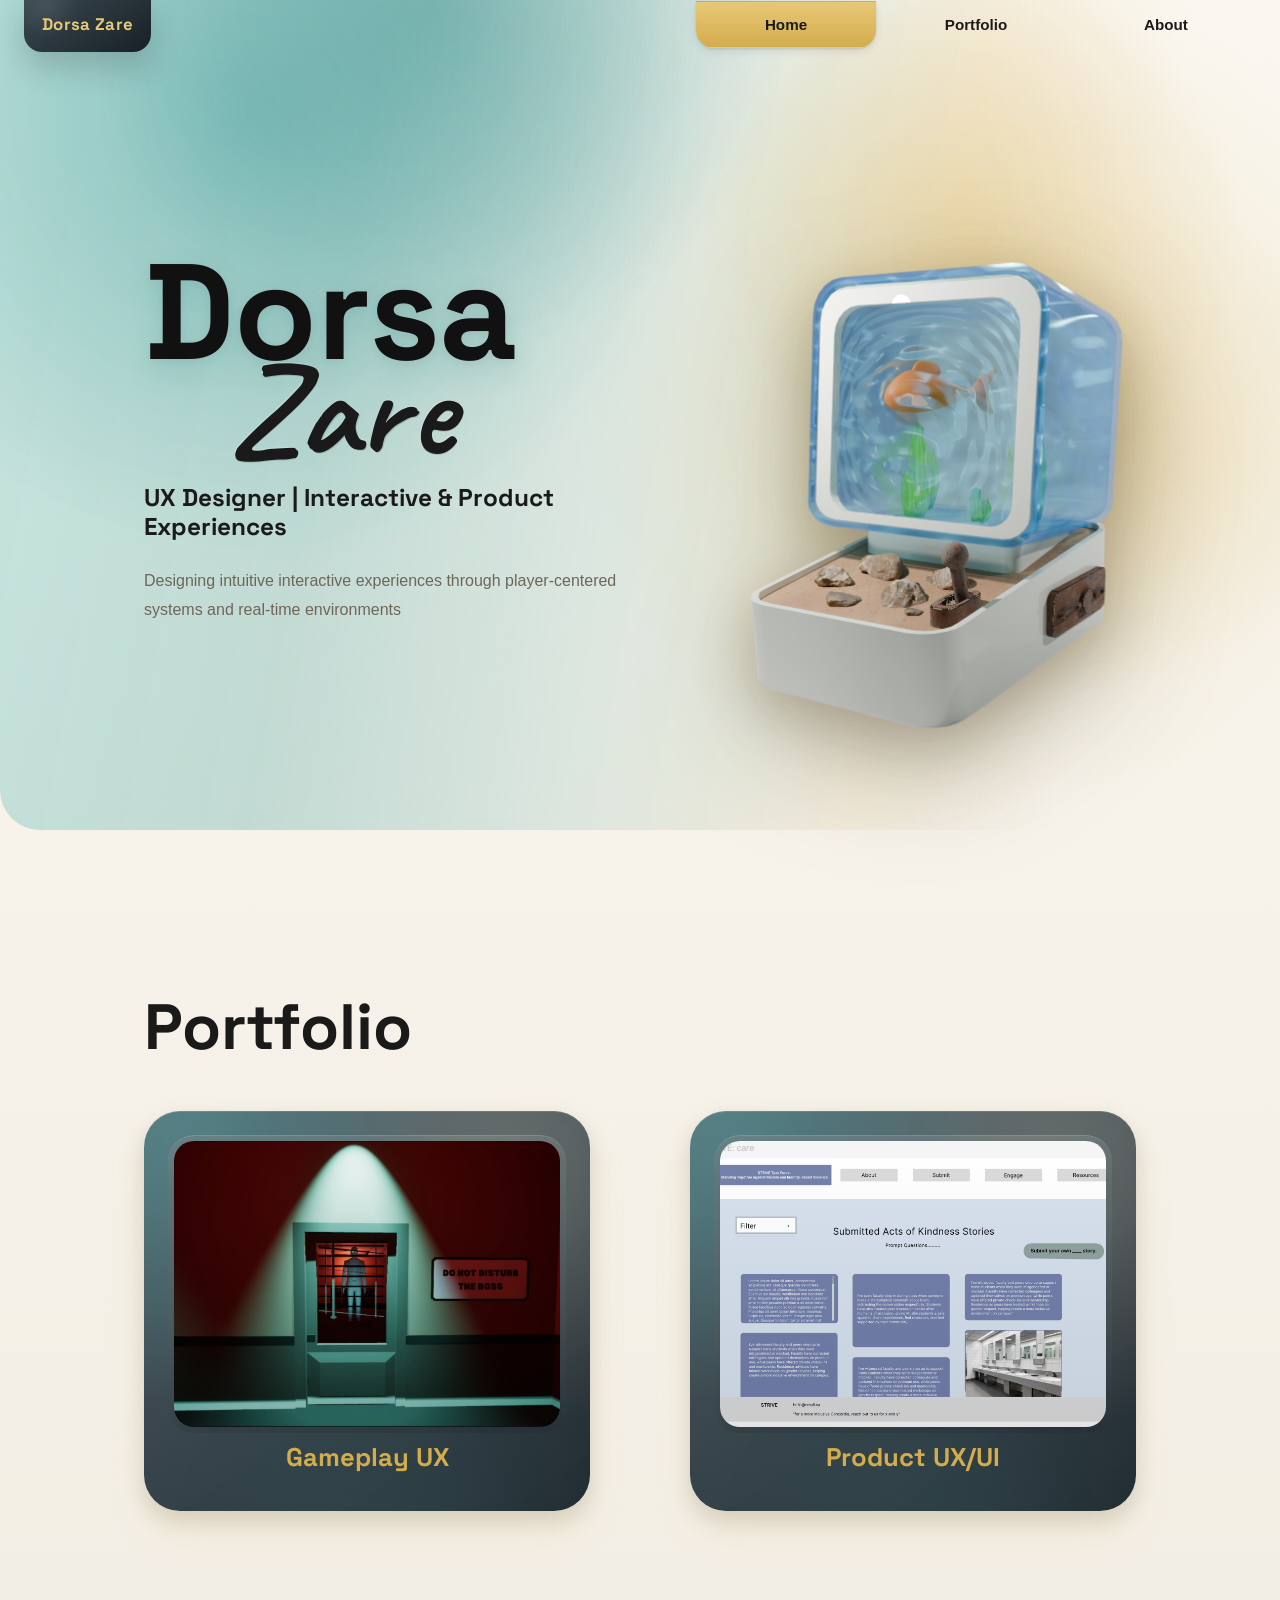
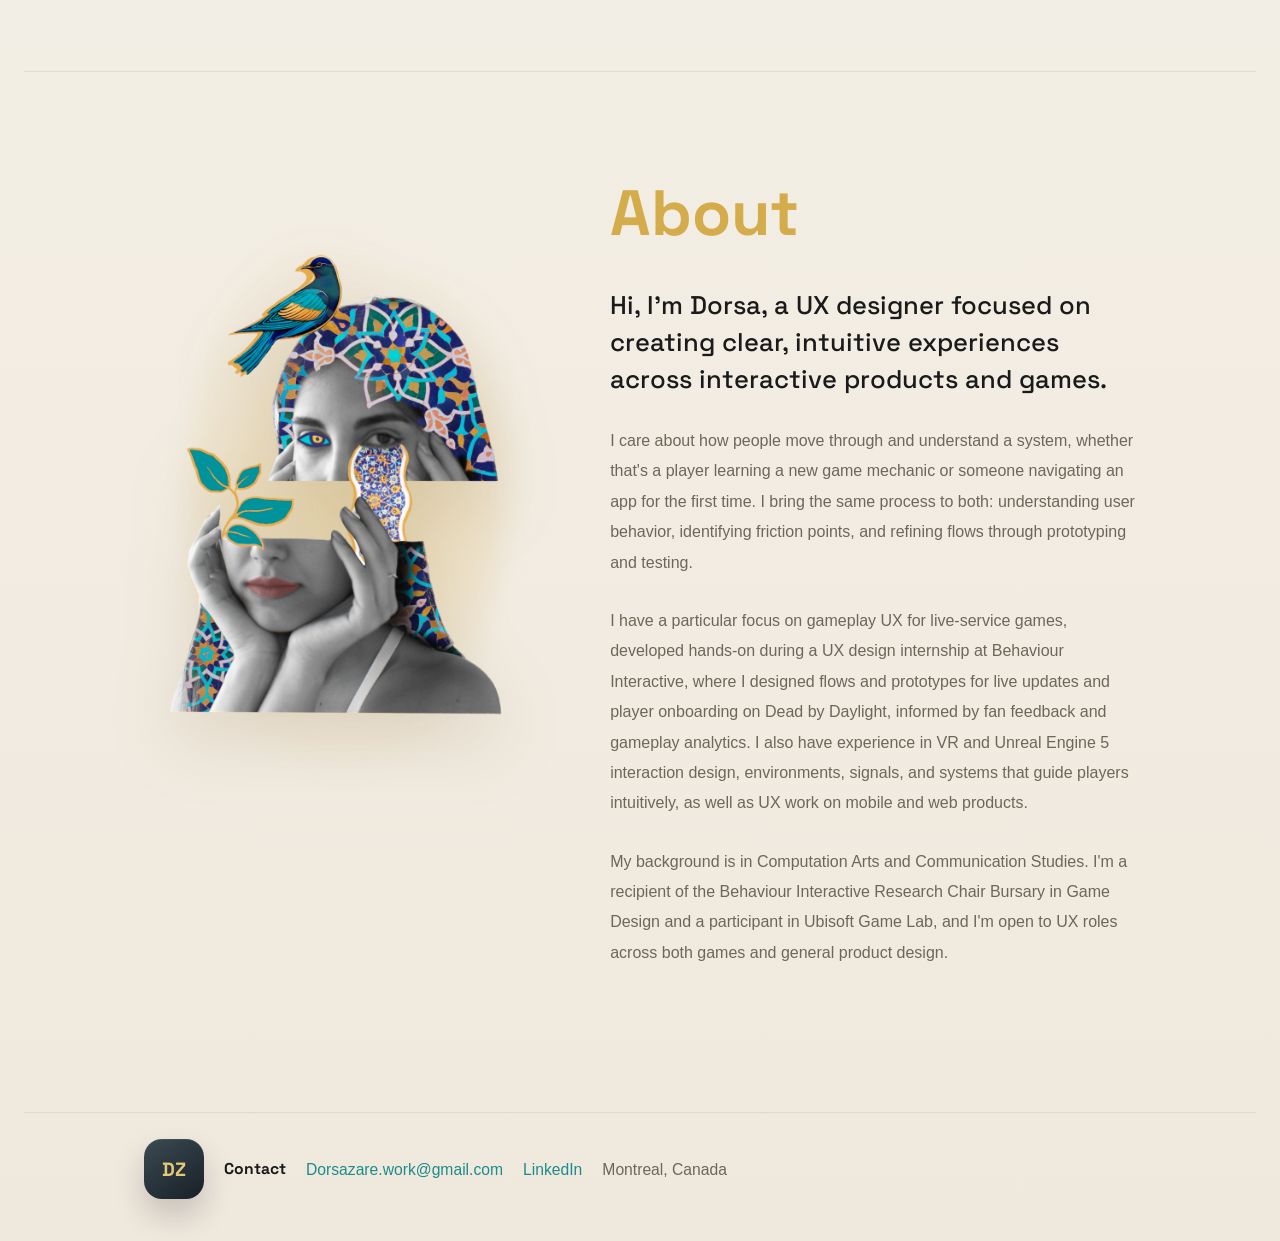
<file: index.html>
<!DOCTYPE html>
<html lang="en">
<head>
  <meta charset="UTF-8">
  <meta name="viewport" content="width=device-width, initial-scale=1.0">
  <title>Dorsa Zare - Portfolio</title>
  <link rel="icon" href="favicon.svg" type="image/svg+xml">
  <link rel="stylesheet" href="style.css">
</head>
<body>
  <div class="page-shell">
    <header class="site-header">
      <a class="brand" href="#home">Dorsa Zare</a>
      <nav class="site-nav" aria-label="Primary">
        <a class="nav-link nav-link-active" href="#home">Home</a>
        <div class="nav-dropdown">
          <a class="nav-link" href="#portfolio">Portfolio</a>
          <div class="dropdown-menu" aria-label="Portfolio projects">
            <a class="dropdown-link" href="gameplay-ux.html">Gameplay UX</a>
            <a class="dropdown-link" href="product-ux-ui.html">Product UX/UI</a>
          </div>
        </div>
        <a class="nav-link" href="#about">About</a>
      </nav>
    </header>

    <main>
      <section class="hero" id="home">
        <div class="hero-copy">
          <h1 class="hero-title">
            <span class="hero-title-accent">Dorsa</span>
            <span class="hero-title-script">Zare</span>
          </h1>
          <p class="hero-role">UX Designer | Interactive &amp; Product Experiences</p>
          <p class="hero-description">
            Designing intuitive interactive experiences through player-centered systems and real-time environments
          </p>
        </div>

        <div class="hero-visual" aria-hidden="true">
          <div class="visual-stage"></div>
          <div class="display-object">
            <img class="hero-image" src="hero-image-cutout.png" alt="3D aquarium-inspired computer render">
          </div>
        </div>
      </section>

      <section class="portfolio-section" id="portfolio">
        <div class="section-heading">
          <h2>Portfolio</h2>
        </div>

        <div class="portfolio-grid">
          <a class="portfolio-card" href="gameplay-ux.html">
            <div class="portfolio-thumb portfolio-thumb-gameplay" aria-hidden="true">
            </div>
            <h3>Gameplay UX</h3>
          </a>

          <a class="portfolio-card" href="product-ux-ui.html">
            <div class="portfolio-thumb portfolio-thumb-product" aria-hidden="true">
            </div>
            <h3>Product UX/UI</h3>
          </a>
        </div>
      </section>

      <section class="content-placeholder" id="about">
        <div class="about-layout">
          <div class="about-visual">
            <div class="about-glow"></div>
            <img src="about-portrait.png" alt="Portrait of Dorsa Zare" class="about-portrait">
          </div>

          <div class="about-copy">
            <div class="section-heading about-heading">
              <h2>About</h2>
            </div>

            <p class="about-intro">
              Hi, I'm Dorsa, a UX designer focused on creating clear, intuitive experiences across interactive products and games.
            </p>

            <p>
              I care about how people move through and understand a system, whether that's a player learning a new game mechanic or someone navigating an app for the first time. I bring the same process to both: understanding user behavior, identifying friction points, and refining flows through prototyping and testing.
            </p>

            <p>
              I have a particular focus on gameplay UX for live-service games, developed hands-on during a UX design internship at Behaviour Interactive, where I designed flows and prototypes for live updates and player onboarding on Dead by Daylight, informed by fan feedback and gameplay analytics. I also have experience in VR and Unreal Engine 5 interaction design, environments, signals, and systems that guide players intuitively, as well as UX work on mobile and web products.
            </p>

            <p>
              My background is in Computation Arts and Communication Studies. I'm a recipient of the Behaviour Interactive Research Chair Bursary in Game Design and a participant in Ubisoft Game Lab, and I'm open to UX roles across both games and general product design.
            </p>
          </div>
        </div>
      </section>
    </main>

    <footer class="site-footer">
      <div class="footer-mark">DZ</div>
      <p class="footer-line">
        <span>Contact</span>
        <a href="mailto:Dorsazare.work@gmail.com">Dorsazare.work@gmail.com</a>
        <a href="http://www.linkedin.com/in/dorsa-zare" target="_blank" rel="noreferrer">LinkedIn</a>
        <span>Montreal, Canada</span>
      </p>
    </footer>
  </div>
  <script src="nav.js"></script>
</body>
</html>
</file>
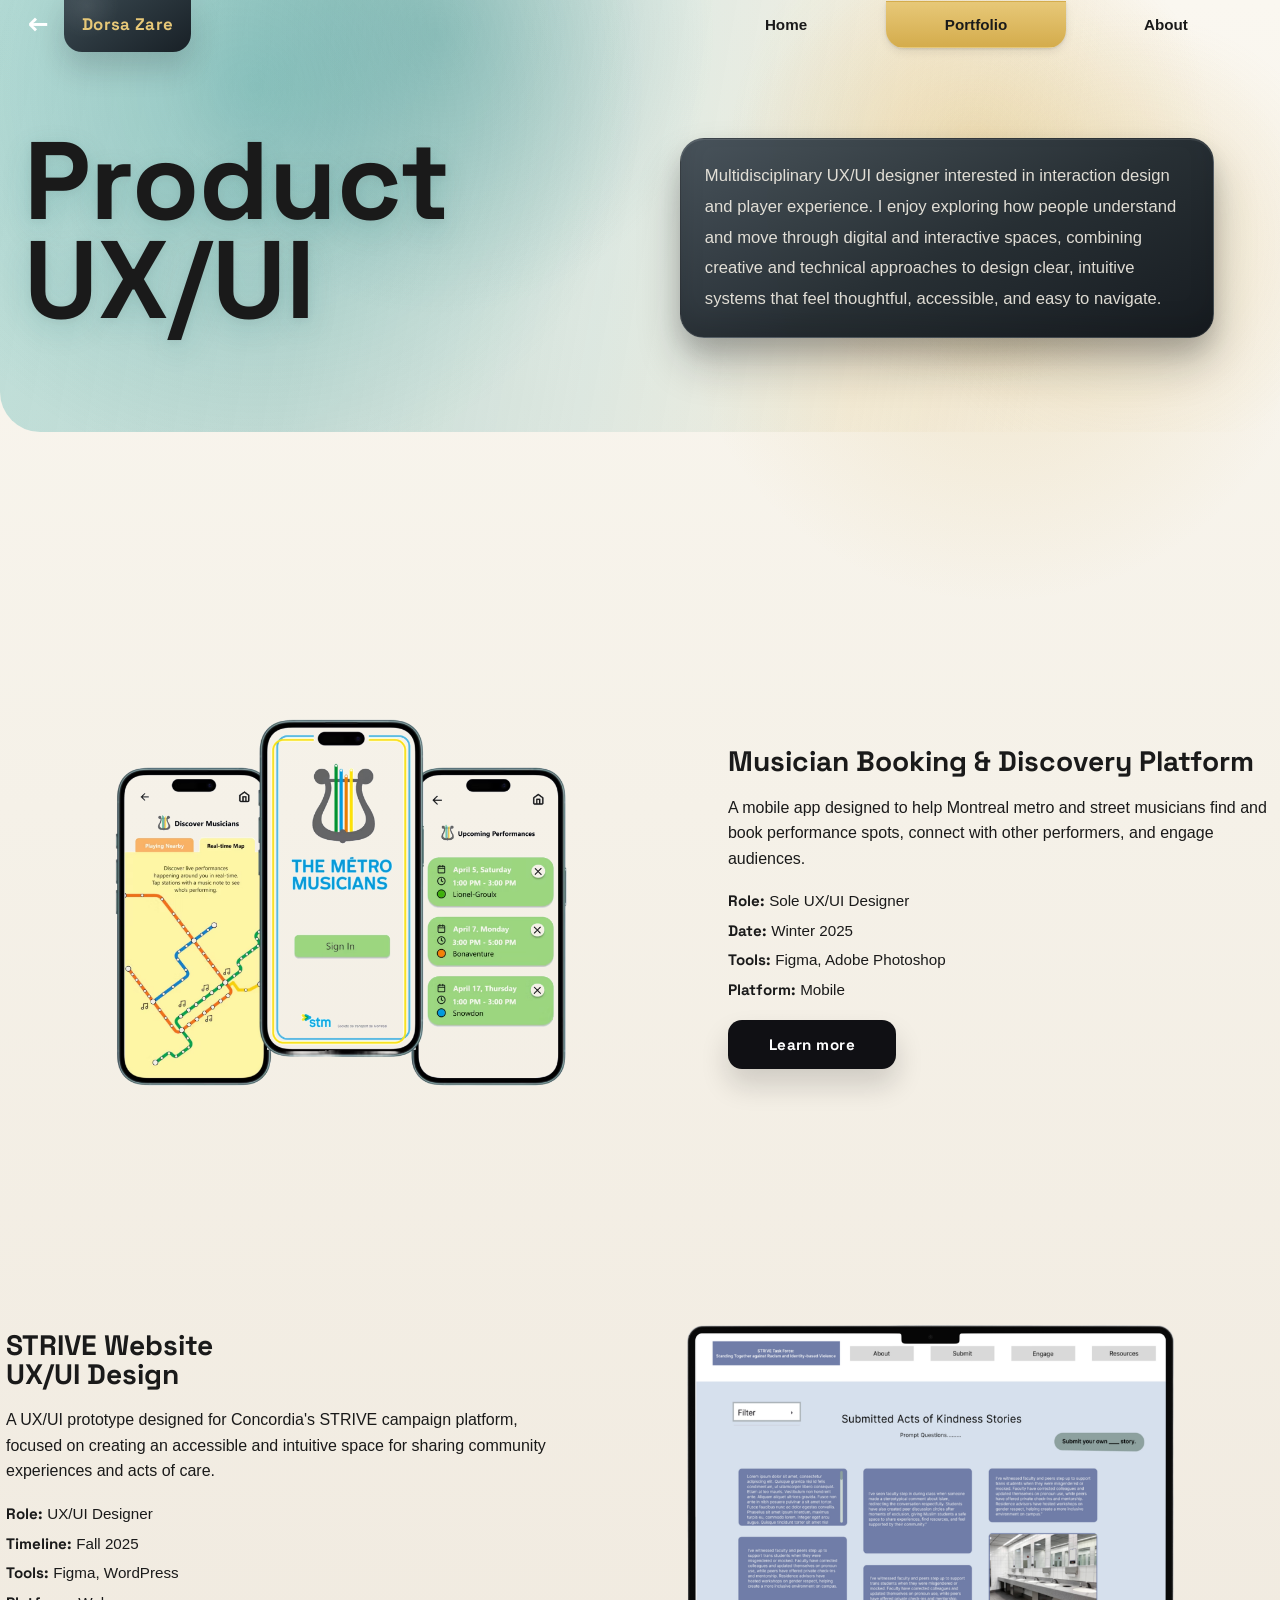
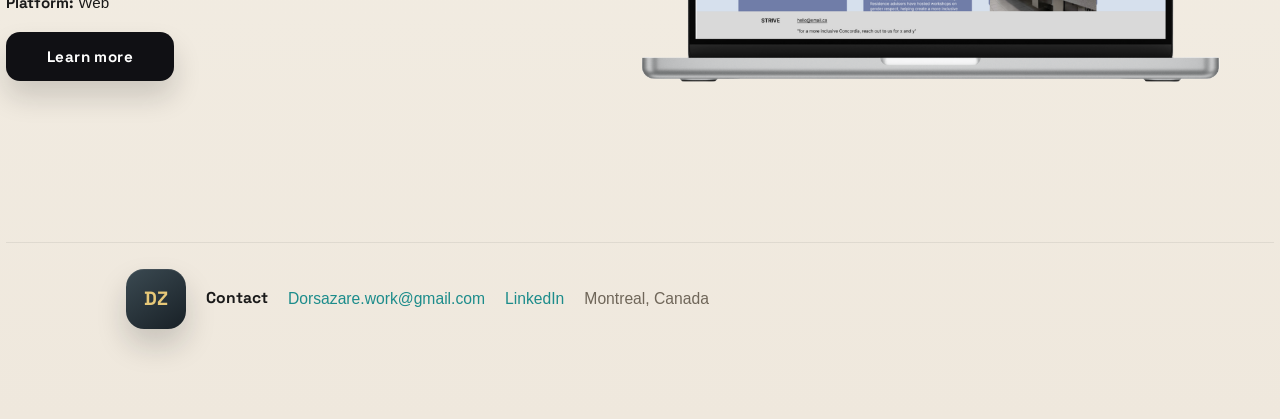
<file: product-ux-ui.html>
<!DOCTYPE html>
<html lang="en">
<head>
  <meta charset="UTF-8">
  <meta name="viewport" content="width=device-width, initial-scale=1.0">
  <title>Product UX/UI | Dorsa Zare</title>
  <link rel="icon" href="favicon.svg" type="image/svg+xml">
  <link rel="stylesheet" href="style.css">
</head>
<body class="product-page-body">
  <header class="site-header">
    <div class="header-left">
      <a class="back-icon" href="index.html#portfolio" aria-label="Back to portfolio">←</a>
      <a class="brand" href="index.html#home">Dorsa Zare</a>
    </div>
    <nav class="site-nav" aria-label="Primary">
      <a class="nav-link" href="index.html#home">Home</a>
      <div class="nav-dropdown">
        <a class="nav-link nav-link-active" href="index.html#portfolio">Portfolio</a>
        <div class="dropdown-menu" aria-label="Portfolio projects">
          <a class="dropdown-link" href="gameplay-ux.html">Gameplay UX</a>
          <a class="dropdown-link" href="product-ux-ui.html">Product UX/UI</a>
          <a class="dropdown-link" href="level-design-game-design.html">Game Design</a>
        </div>
      </div>
      <a class="nav-link" href="index.html#about">About</a>
    </nav>
  </header>

  <div class="project-shell">
    <main class="project-page">
      <section class="project-page-hero">
        <div class="project-page-hero-copy">
          <h1>Product UX/UI</h1>
          <div class="project-hero-note">
            <p>
              Multidisciplinary UX/UI designer interested in interaction design and player
              experience. I enjoy exploring how people understand and move through digital and
              interactive spaces, combining creative and technical approaches to design clear,
              intuitive systems that feel thoughtful, accessible, and easy to navigate.
            </p>
          </div>
        </div>
      </section>

      <section class="work-showcase">
        <div class="work-showcase-media work-showcase-media-square">
          <img src="metro-musicians-cutout.png" alt="Musician Booking and Discovery Platform mobile app screens">
        </div>
        <div class="work-showcase-copy">
          <h2>Musician Booking &amp; Discovery Platform</h2>
          <p>
            A mobile app designed to help Montreal metro and street musicians find and book
            performance spots, connect with other performers, and engage audiences.
          </p>
          <ul class="work-meta">
            <li><strong>Role:</strong> Sole UX/UI Designer</li>
            <li><strong>Date:</strong> Winter 2025</li>
            <li><strong>Tools:</strong> Figma, Adobe Photoshop</li>
            <li><strong>Platform:</strong> Mobile</li>
          </ul>
          <a class="work-button" href="metro-musicians-detail.html">Learn more</a>
        </div>
      </section>

      <section class="work-showcase work-showcase-reverse">
        <div class="work-showcase-media">
          <img src="strive-website-mockup.png" alt="STRIVE website UX/UI prototype shown on a laptop">
        </div>
        <div class="work-showcase-copy">
          <h2>STRIVE Website<br>UX/UI Design</h2>
          <p>
            A UX/UI prototype designed for Concordia's STRIVE campaign platform, focused on
            creating an accessible and intuitive space for sharing community experiences and acts
            of care.
          </p>
          <ul class="work-meta">
            <li><strong>Role:</strong> UX/UI Designer</li>
            <li><strong>Timeline:</strong> Fall 2025</li>
            <li><strong>Tools:</strong> Figma, WordPress</li>
            <li><strong>Platform:</strong> Web</li>
          </ul>
          <a class="work-button" href="strive-website-detail.html">Learn more</a>
        </div>
      </section>

    </main>

    <footer class="site-footer">
      <div class="footer-mark">DZ</div>
      <p class="footer-line">
        <span>Contact</span>
        <a href="mailto:Dorsazare.work@gmail.com">Dorsazare.work@gmail.com</a>
        <a href="http://www.linkedin.com/in/dorsa-zare" target="_blank" rel="noreferrer">LinkedIn</a>
        <span>Montreal, Canada</span>
      </p>
    </footer>
  </div>
  <script src="nav.js"></script>
</body>
</html>
</file>
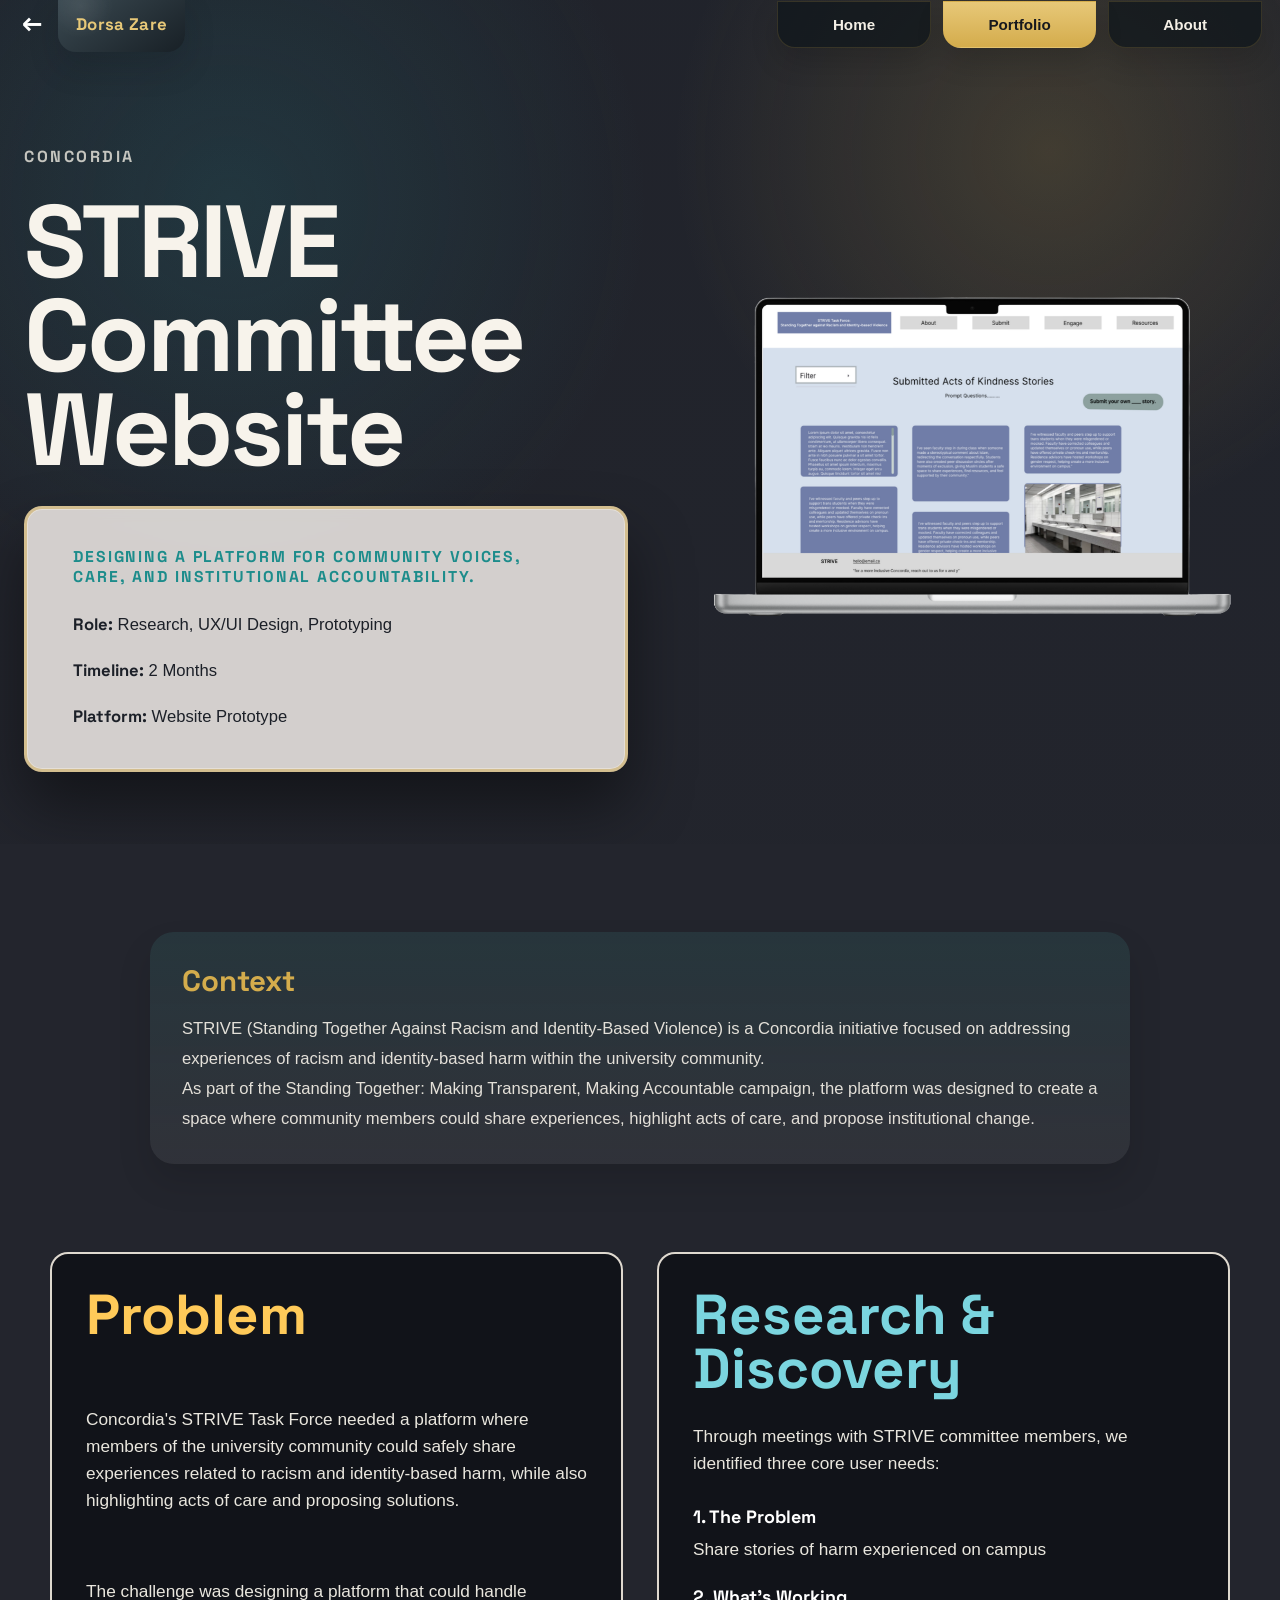
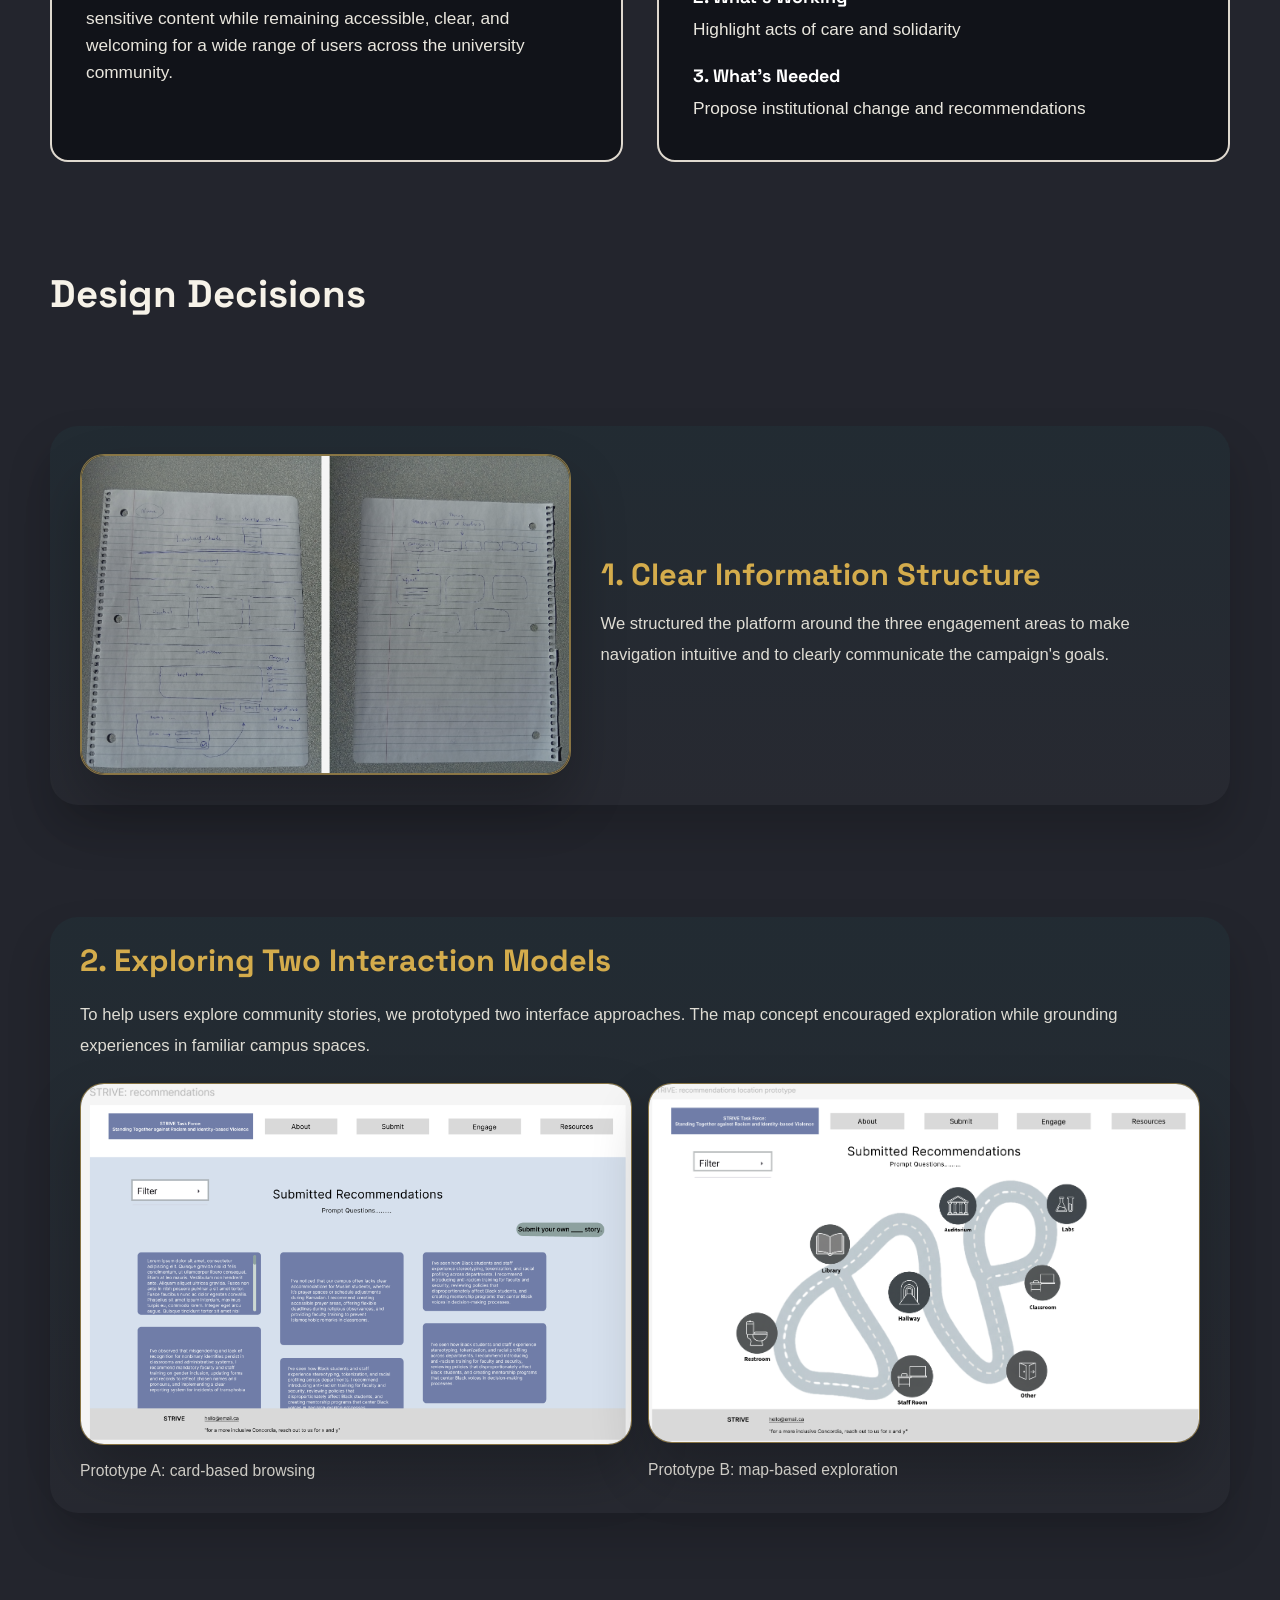
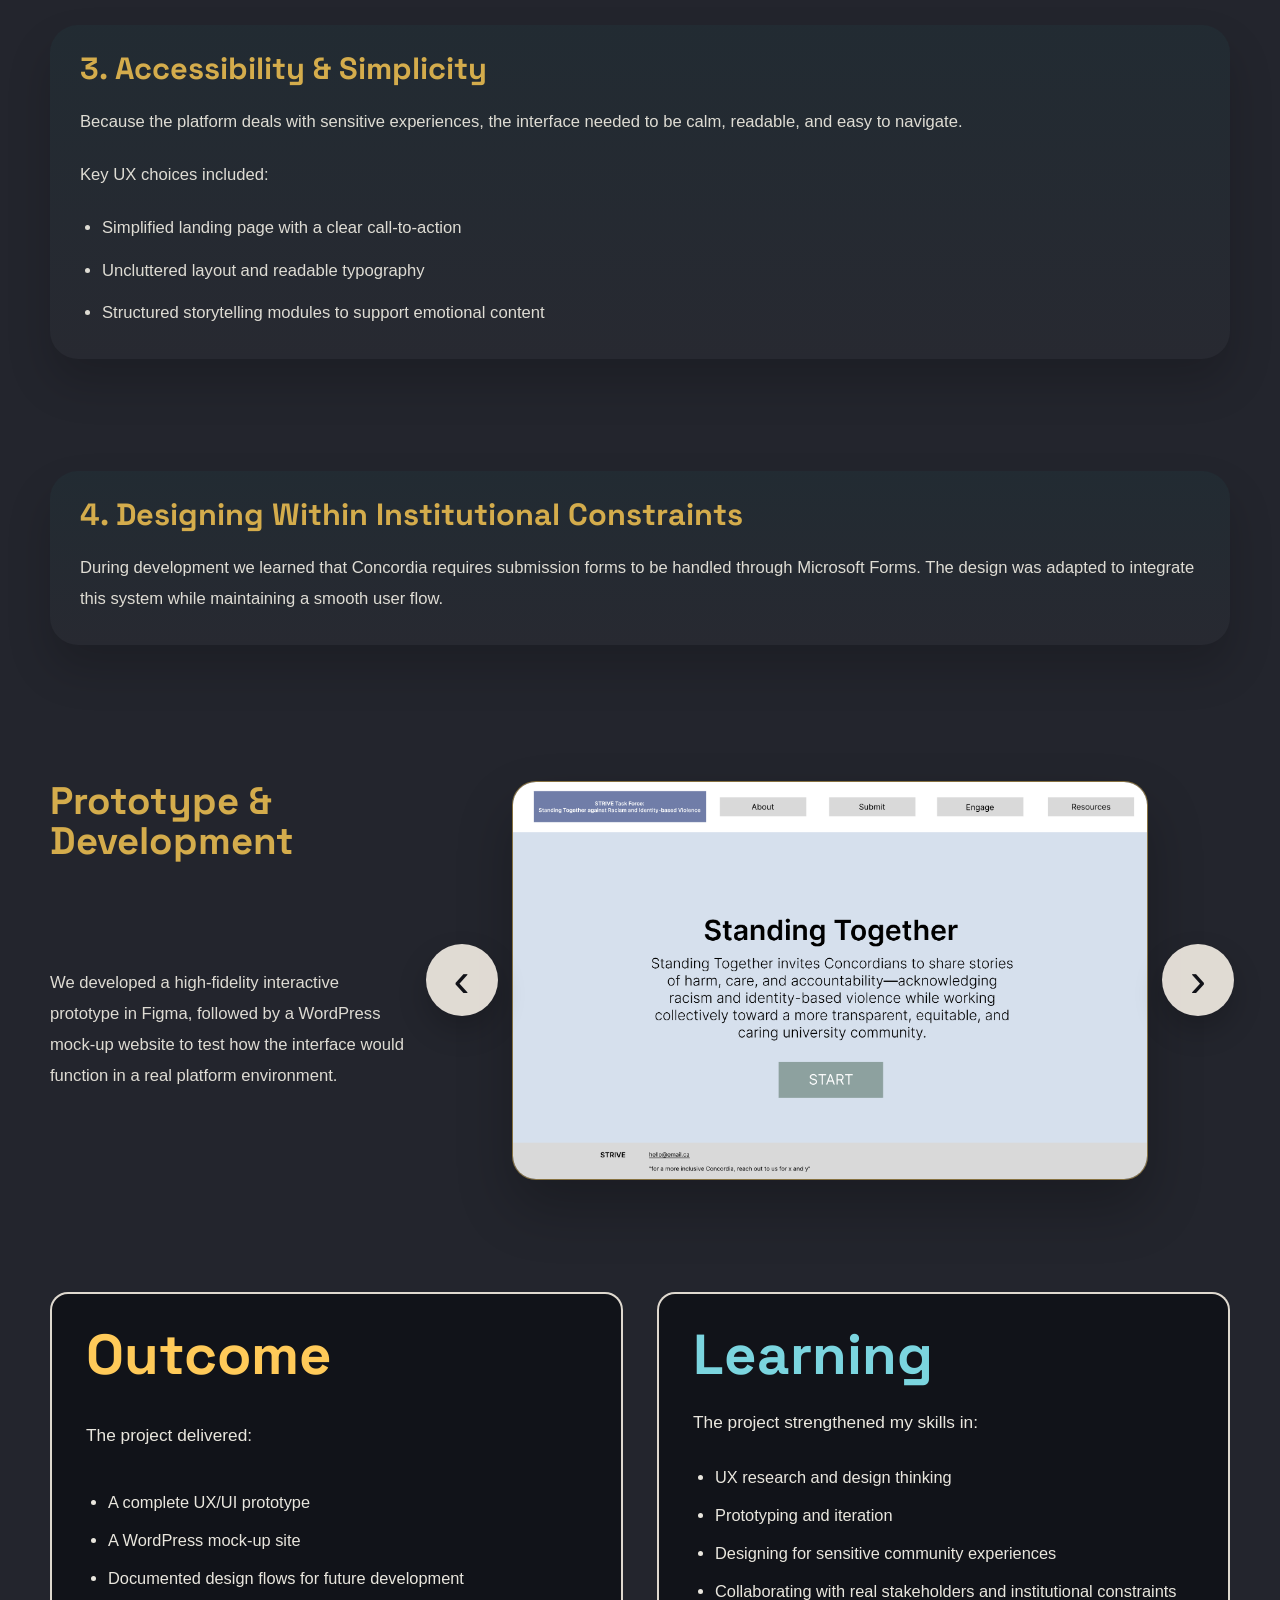
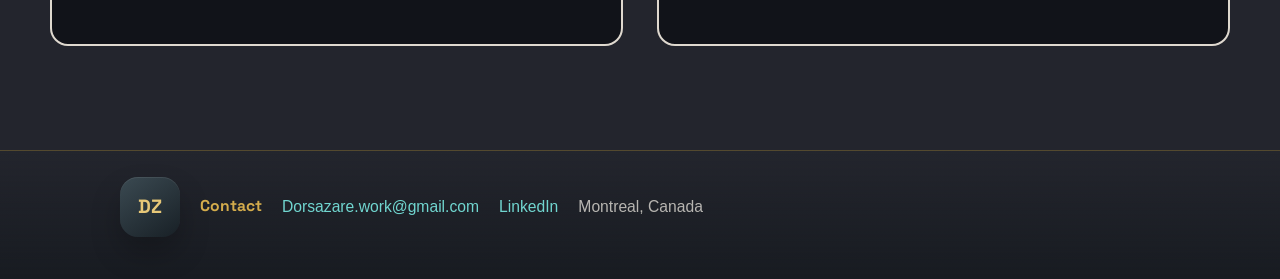
<file: strive-website-detail.html>
<!DOCTYPE html>
<html lang="en">
<head>
  <meta charset="UTF-8">
  <meta name="viewport" content="width=device-width, initial-scale=1.0">
  <title>STRIVE Committee Website | Dorsa Zare</title>
  <link rel="icon" href="favicon.svg" type="image/svg+xml">
  <link rel="stylesheet" href="style.css">
</head>
<body class="detail-body">
  <header class="site-header">
    <div class="header-left">
      <a class="back-icon" href="product-ux-ui.html" aria-label="Back to Product UX/UI">&#8592;</a>
      <a class="brand" href="index.html#home">Dorsa Zare</a>
    </div>
    <nav class="site-nav" aria-label="Primary">
      <a class="nav-link" href="index.html#home">Home</a>
      <div class="nav-dropdown">
        <a class="nav-link nav-link-active" href="index.html#portfolio">Portfolio</a>
        <div class="dropdown-menu" aria-label="Portfolio projects">
          <a class="dropdown-link" href="gameplay-ux.html">Gameplay UX</a>
          <a class="dropdown-link" href="product-ux-ui.html">Product UX/UI</a>
          <a class="dropdown-link" href="level-design-game-design.html">Game Design</a>
        </div>
      </div>
      <a class="nav-link" href="index.html#about">About</a>
    </nav>
  </header>

  <div class="detail-page">
    <main>
      <section class="detail-hero detail-hero-metro" aria-labelledby="strive-overview-title">
        <div class="detail-hero-layout detail-hero-layout-metro">
          <div class="detail-hero-copy">
            <div class="metro-hero-kicker">Concordia</div>
            <h1 id="strive-overview-title" class="metro-hero-title">STRIVE Committee Website</h1>
            <div class="detail-card metro-detail-card">
              <p class="detail-subtitle">Designing a Platform for Community Voices, Care, and Institutional Accountability.</p>
              <div class="detail-meta">
                <p><strong>Role:</strong> Research, UX/UI Design, Prototyping</p>
                <p><strong>Timeline:</strong> 2 Months</p>
                <p><strong>Platform:</strong> Website Prototype</p>
              </div>
            </div>
          </div>
          <div class="detail-hero-showcase detail-hero-showcase-metro">
            <img src="strive-website-mockup.png" alt="Concordia STRIVE website design shown on a laptop screen">
          </div>
        </div>
      </section>

      <section class="detail-note-section" aria-labelledby="strive-context-title">
        <div class="detail-note-card">
          <h2 id="strive-context-title">Context</h2>
          <p>STRIVE (Standing Together Against Racism and Identity-Based Violence) is a Concordia initiative focused on addressing experiences of racism and identity-based harm within the university community.</p>
          <p>As part of the Standing Together: Making Transparent, Making Accountable campaign, the platform was designed to create a space where community members could share experiences, highlight acts of care, and propose institutional change.</p>
        </div>
      </section>

      <section class="detail-split-section" aria-labelledby="strive-problem-title">
        <div class="detail-split-grid">
          <article class="detail-split-card">
            <h2 id="strive-problem-title" class="detail-split-title detail-split-title-problem">Problem</h2>
            <p>Concordia's STRIVE Task Force needed a platform where members of the university community could safely share experiences related to racism and identity-based harm, while also highlighting acts of care and proposing solutions.</p>
            <p>The challenge was designing a platform that could handle sensitive content while remaining accessible, clear, and welcoming for a wide range of users across the university community.</p>
          </article>
          <article class="detail-split-card">
            <h2 class="detail-split-title detail-split-title-goal">Research &amp; Discovery</h2>
            <p>Through meetings with STRIVE committee members, we identified three core user needs:</p>
            <div class="detail-principles">
              <div>
                <strong>1. The Problem</strong>
                <p>Share stories of harm experienced on campus</p>
              </div>
              <div>
                <strong>2. What's Working</strong>
                <p>Highlight acts of care and solidarity</p>
              </div>
              <div>
                <strong>3. What's Needed</strong>
                <p>Propose institutional change and recommendations</p>
              </div>
            </div>
          </article>
        </div>
      </section>

      <section class="detail-gallery-section" aria-labelledby="strive-design-decisions-title">
        <div class="detail-gallery-card detail-gallery-card-title-only">
          <h2 id="strive-design-decisions-title" class="strive-section-title">Design Decisions</h2>
        </div>
      </section>

      <section class="detail-gallery-section" aria-labelledby="strive-information-structure-title">
        <div class="detail-gallery-card">
          <div class="detail-feature-grid strive-inline-feature">
            <div class="detail-feature-media">
              <img class="strive-sketch-image" src="strive-website-sketch.png" alt="Initial sketch of the STRIVE website layout showing early navigation and page structure ideas">
            </div>
            <div class="detail-feature-copy strive-inline-copy">
              <h2 id="strive-information-structure-title" class="strive-decision-title">1. Clear Information Structure</h2>
              <p>We structured the platform around the three engagement areas to make navigation intuitive and to clearly communicate the campaign's goals.</p>
            </div>
          </div>
        </div>
      </section>

      <section class="detail-gallery-section" aria-labelledby="strive-interaction-models-title">
        <div class="detail-gallery-card">
          <h2 id="strive-interaction-models-title" class="strive-decision-title">2. Exploring Two Interaction Models</h2>
          <p class="detail-gallery-copy">To help users explore community stories, we prototyped two interface approaches. The map concept encouraged exploration while grounding experiences in familiar campus spaces.</p>
          <div class="detail-comparison-grid">
            <figure class="detail-comparison-card">
              <img src="strive-website-prototype-grid.png" alt="STRIVE recommendations prototype using a card-based browsing layout">
              <figcaption>Prototype A: card-based browsing</figcaption>
            </figure>
            <figure class="detail-comparison-card">
              <img src="strive-website-prototype-map.png" alt="STRIVE recommendations prototype using a campus location map interface">
              <figcaption>Prototype B: map-based exploration</figcaption>
            </figure>
          </div>
        </div>
      </section>

      <section class="detail-gallery-section" aria-labelledby="strive-accessibility-title">
        <div class="detail-gallery-card">
          <h2 id="strive-accessibility-title" class="strive-decision-title">3. Accessibility &amp; Simplicity</h2>
          <p class="detail-gallery-copy">Because the platform deals with sensitive experiences, the interface needed to be calm, readable, and easy to navigate.</p>
          <p class="detail-gallery-copy">Key UX choices included:</p>
          <ul class="detail-feature-list">
            <li>Simplified landing page with a clear call-to-action</li>
            <li>Uncluttered layout and readable typography</li>
            <li>Structured storytelling modules to support emotional content</li>
          </ul>
        </div>
      </section>

      <section class="detail-gallery-section" aria-labelledby="strive-constraints-title">
        <div class="detail-gallery-card">
          <h2 id="strive-constraints-title" class="strive-decision-title">4. Designing Within Institutional Constraints</h2>
          <p class="detail-gallery-copy">During development we learned that Concordia requires submission forms to be handled through Microsoft Forms. The design was adapted to integrate this system while maintaining a smooth user flow.</p>
        </div>
      </section>

      <section class="detail-feature-section" aria-labelledby="strive-prototype-title">
        <div class="detail-feature-grid strive-prototype-grid">
          <div class="detail-feature-copy">
            <h2 id="strive-prototype-title">Prototype &amp; Development</h2>
            <p>We developed a high-fidelity interactive prototype in Figma, followed by a WordPress mock-up website to test how the interface would function in a real platform environment.</p>
          </div>
          <div class="detail-prototype-viewer" data-single-carousel>
            <button class="detail-carousel-button detail-carousel-button-prev" type="button" aria-label="Previous prototype screen" data-single-carousel-prev>&lsaquo;</button>
            <figure class="detail-prototype-card">
              <img src="strive-prototype-landing.png" alt="STRIVE landing page prototype" data-single-carousel-image>
            </figure>
            <button class="detail-carousel-button detail-carousel-button-next" type="button" aria-label="Next prototype screen" data-single-carousel-next>&rsaquo;</button>
          </div>
        </div>
      </section>

      <section class="detail-split-section" aria-labelledby="strive-outcome-title">
        <div class="detail-split-grid">
          <article class="detail-split-card">
            <h2 id="strive-outcome-title" class="detail-split-title detail-split-title-problem">Outcome</h2>
            <p>The project delivered:</p>
            <ul class="detail-split-list">
              <li>A complete UX/UI prototype</li>
              <li>A WordPress mock-up site</li>
              <li>Documented design flows for future development</li>
            </ul>
          </article>
          <article class="detail-split-card">
            <h2 class="detail-split-title detail-split-title-goal">Learning</h2>
            <p>The project strengthened my skills in:</p>
            <ul class="detail-split-list">
              <li>UX research and design thinking</li>
              <li>Prototyping and iteration</li>
              <li>Designing for sensitive community experiences</li>
              <li>Collaborating with real stakeholders and institutional constraints</li>
            </ul>
          </article>
        </div>
      </section>
    </main>

    <footer class="site-footer">
      <div class="footer-mark">DZ</div>
      <p class="footer-line">
        <span>Contact</span>
        <a href="mailto:Dorsazare.work@gmail.com">Dorsazare.work@gmail.com</a>
        <a href="http://www.linkedin.com/in/dorsa-zare" target="_blank" rel="noreferrer">LinkedIn</a>
        <span>Montreal, Canada</span>
      </p>
    </footer>
  </div>

  <script>
    (() => {
      const carousels = document.querySelectorAll("[data-single-carousel]");

      carousels.forEach((carousel) => {
        const image = carousel.querySelector("[data-single-carousel-image]");
        const prevButton = carousel.querySelector("[data-single-carousel-prev]");
        const nextButton = carousel.querySelector("[data-single-carousel-next]");
        const slides = [
          { src: "strive-prototype-landing.png", alt: "STRIVE landing page prototype" },
          { src: "strive-prototype-about.png", alt: "STRIVE about page prototype" },
          { src: "strive-prototype-harm-grid.png", alt: "STRIVE acts of harm grid prototype" },
          { src: "strive-prototype-harm-mixed.png", alt: "STRIVE acts of harm prototype with mixed media cards" },
          { src: "strive-prototype-recommendations.png", alt: "STRIVE recommendations prototype" },
          { src: "strive-prototype-recommendations-alt.png", alt: "Alternative STRIVE recommendations prototype" },
          { src: "strive-prototype-acts-kindness.png", alt: "STRIVE acts of kindness prototype" },
          { src: "strive-prototype-map-alt.png", alt: "STRIVE location-based recommendations prototype" }
        ];
        let index = 0;
        let intervalId;

        const render = () => {
          image.src = slides[index].src;
          image.alt = slides[index].alt;
        };

        const goTo = (nextIndex) => {
          index = (nextIndex + slides.length) % slides.length;
          render();
        };

        const start = () => {
          clearInterval(intervalId);
          intervalId = setInterval(() => goTo(index + 1), 3200);
        };

        prevButton.addEventListener("click", () => {
          goTo(index - 1);
          start();
        });

        nextButton.addEventListener("click", () => {
          goTo(index + 1);
          start();
        });

        carousel.addEventListener("mouseenter", () => clearInterval(intervalId));
        carousel.addEventListener("mouseleave", start);
        carousel.addEventListener("focusin", () => clearInterval(intervalId));
        carousel.addEventListener("focusout", start);

        render();
        start();
      });
    })();
  </script>
  <script src="nav.js"></script>
</body>
</html>
</file>
<file: style.css>
@import url("https://fonts.googleapis.com/css2?family=Caveat:wght@500;700&family=Space+Grotesk:wght@500;700&display=swap");

:root {
  --bg: #f5f1e8;
  --surface: #ece4d6;
  --surface-2: #e2d7c3;
  --sidebar: #157372;
  --text: #1a1a1a;
  --muted: #6f6659;
  --line: rgba(26, 26, 26, 0.12);
  --accent: #d4ac4c;
  --accent-2: #1c8c8b;
  --accent-2-hover: #2ba6a5;
  --danger: #dc2626;
  --shadow-1: 0 1px 3px rgba(0, 0, 0, 0.12), 0 4px 10px rgba(0, 0, 0, 0.08);
  --shadow-2: 0 6px 16px rgba(0, 0, 0, 0.14), 0 16px 30px rgba(0, 0, 0, 0.12);
  --shadow-3: 0 12px 24px rgba(0, 0, 0, 0.18), 0 28px 48px rgba(0, 0, 0, 0.14);
  --nav-text: #1a1a1a;
  --nav-hover-bg: rgba(21, 115, 114, 0.08);
  --nav-hover-border: rgba(28, 140, 139, 0.18);
  --nav-dropdown-bg: rgba(250, 247, 240, 0.96);
  --nav-dropdown-border: rgba(212, 172, 76, 0.42);
  --nav-dropdown-shadow: 0 20px 36px rgba(72, 54, 21, 0.12);
}

* {
  box-sizing: border-box;
}

html {
  scroll-behavior: smooth;
  overflow-x: hidden;
}

body {
  margin: 0;
  min-height: 100vh;
  overflow-x: hidden;
  background:
    radial-gradient(circle at 78% 14%, rgba(212, 172, 76, 0.22), transparent 16%),
    linear-gradient(180deg, #faf7f0 0%, var(--bg) 40%, #efe8dd 100%);
  color: var(--text);
  font-family: "Segoe UI", Arial, sans-serif;
}

a {
  color: inherit;
  text-decoration: none;
}

.page-shell {
  width: min(1800px, calc(100% - 48px));
  margin: 0 auto;
}

.site-header {
  position: fixed;
  top: -4px;
  left: 50%;
  z-index: 30;
  width: min(1800px, calc(100% - 48px));
  transform: translateX(-50%);
  display: flex;
  align-items: center;
  justify-content: space-between;
  gap: 24px;
  padding: 0;
  pointer-events: auto;
}

.header-left {
  display: flex;
  align-items: flex-start;
  gap: 12px;
  position: relative;
  z-index: 2;
  pointer-events: auto;
}

.back-icon {
  display: inline-flex;
  align-items: center;
  justify-content: center;
  width: auto;
  min-height: 0;
  margin-top: 10px;
  padding: 0 4px;
  background: transparent;
  color: #ffffff;
  font-family: "Space Grotesk", "Segoe UI", Arial, sans-serif;
  font-size: 1.6rem;
  font-weight: 700;
  position: relative;
  z-index: 3;
  pointer-events: auto;
}

.back-icon:hover,
.back-icon:focus-visible {
  color: var(--accent);
  outline: none;
}

.brand {
  display: inline-flex;
  align-items: center;
  min-height: 56px;
  padding: 0 18px;
  border-radius: 0 0 18px 18px;
  background:
    radial-gradient(circle at 18% 18%, rgba(255, 255, 255, 0.08), transparent 28%),
    linear-gradient(145deg, #3b4a52, #182026);
  color: #e7c878;
  font-family: "Space Grotesk", "Segoe UI", Arial, sans-serif;
  font-size: 1.05rem;
  font-weight: 700;
  letter-spacing: 0.02em;
  box-shadow:
    0 16px 30px rgba(16, 20, 27, 0.18),
    inset 0 1px 0 rgba(255, 255, 255, 0.08);
  pointer-events: auto;
}

.site-nav {
  display: flex;
  align-items: center;
  gap: 10px;
  opacity: 1;
  transform: translateY(0);
  transition: opacity 220ms ease, transform 220ms ease;
  pointer-events: auto;
}

.nav-dropdown {
  position: relative;
  display: flex;
  flex-direction: column;
  align-items: center;
}

.site-header::before {
  content: "";
  position: absolute;
  top: 0;
  left: 0;
  right: 0;
  height: 64px;
  pointer-events: auto;
}

body.nav-hidden .site-nav {
  opacity: 0;
  transform: translateY(-100%);
  pointer-events: none;
}

.site-header:hover .site-nav,
.site-header:focus-within .site-nav {
  opacity: 1;
  transform: translateY(0);
  pointer-events: auto;
}

.nav-link {
  min-width: 180px;
  padding: 14px 22px;
  border-radius: 0 0 18px 18px;
  text-align: center;
  color: var(--nav-text);
  font-size: 0.95rem;
  font-weight: 600;
  border: 1px solid transparent;
  transition: background-color 180ms ease, color 180ms ease, transform 180ms ease;
}

.nav-link:hover,
.nav-link:focus-visible {
  background: var(--nav-hover-bg);
  border-color: var(--nav-hover-border);
  transform: translateY(2px);
}

.nav-link-active {
  background: linear-gradient(180deg, #e7c878, var(--accent));
  color: var(--nav-text);
  box-shadow: var(--shadow-1);
}

.dropdown-menu {
  position: absolute;
  top: calc(100% + 10px);
  left: 50%;
  min-width: 190px;
  padding: 10px;
  border: 1px solid var(--nav-dropdown-border);
  border-radius: 18px;
  background: var(--nav-dropdown-bg);
  box-shadow: var(--nav-dropdown-shadow);
  opacity: 0;
  visibility: hidden;
  transform: translateX(-50%) translateY(8px);
  transition: opacity 180ms ease, transform 180ms ease, visibility 180ms ease;
  backdrop-filter: blur(10px);
}

.nav-dropdown:hover .dropdown-menu,
.nav-dropdown:focus-within .dropdown-menu {
  opacity: 1;
  visibility: visible;
  transform: translateX(-50%) translateY(0);
}

.dropdown-link {
  display: block;
  padding: 12px 14px;
  border-radius: 12px;
  color: var(--nav-text);
  font-family: "Space Grotesk", "Segoe UI", Arial, sans-serif;
  font-size: 0.95rem;
  font-weight: 500;
  line-height: 1.3;
}

.dropdown-link:hover,
.dropdown-link:focus-visible {
  background: rgba(28, 140, 139, 0.08);
  color: var(--accent-2);
  outline: none;
}

.hero {
  display: grid;
  grid-template-columns: minmax(320px, 1fr) minmax(420px, 0.95fr);
  align-items: center;
  min-height: min(860px, calc(100vh - 150px));
  gap: 32px;
  padding: 110px 0 36px;
  position: relative;
  isolation: isolate;
}

.hero::before {
  content: "";
  position: absolute;
  top: -8%;
  bottom: -24px;
  left: 50%;
  width: 100vw;
  transform: translateX(-50%);
  z-index: -1;
  border-radius: 0 0 40px 40px;
  background:
    radial-gradient(circle at 76% 34%, rgba(212, 172, 76, 0.28), transparent 24%),
    radial-gradient(circle at 88% 56%, rgba(212, 172, 76, 0.18), transparent 20%),
    radial-gradient(circle at 20% 20%, rgba(28, 140, 139, 0.38), transparent 36%),
    radial-gradient(circle at 34% 8%, rgba(21, 115, 114, 0.32), transparent 30%),
    linear-gradient(100deg, rgba(54, 180, 178, 0.26) 0%, rgba(28, 140, 139, 0.24) 28%, rgba(28, 140, 139, 0.12) 50%, rgba(212, 172, 76, 0.1) 70%, rgba(245, 241, 232, 0) 84%);
}

.hero-copy {
  padding: 24px 0 24px 120px;
}

.hero-title {
  margin: 0;
  display: grid;
  justify-items: start;
  gap: 0.02em;
  font-family: "Space Grotesk", "Segoe UI", Arial, sans-serif;
  font-size: clamp(5.5rem, 10.6vw, 9.3rem);
  font-weight: 700;
  line-height: 0.85;
}

.hero-title-accent {
  color: #111111;
  text-shadow:
    0 10px 30px rgba(21, 115, 114, 0.16),
    0 2px 10px rgba(0, 0, 0, 0.06);
}

.hero-title-script {
  margin-top: -0.14em;
  margin-left: 5.3rem;
  color: var(--text);
  font-family: "Caveat", "Segoe Script", cursive;
  font-size: clamp(6rem, 10.5vw, 9.4rem);
  font-weight: 700;
  letter-spacing: 0.01em;
  line-height: 0.82;
  text-shadow:
    -0.6px -0.6px 0 rgba(245, 241, 232, 0.3),
    0.6px 0.6px 0 rgba(18, 18, 18, 0.15);
}

.hero-role {
  margin: 18px 0 0;
  font-size: clamp(1.3rem, 1.9vw, 2rem);
  font-family: "Space Grotesk", "Segoe UI", Arial, sans-serif;
  font-weight: 700;
  line-height: 1.2;
}

.hero-description {
  max-width: 44rem;
  margin: 26px 0 0;
  color: var(--muted);
  font-size: clamp(1rem, 1.25vw, 1.2rem);
  line-height: 1.8;
}

.hero-visual {
  position: relative;
  min-height: 660px;
  overflow: visible;
}

.hero-visual::before {
  content: "";
  position: absolute;
  right: 10%;
  bottom: 8%;
  width: min(520px, 72%);
  height: min(520px, 72%);
  border-radius: 50%;
  background:
    radial-gradient(circle, rgba(236, 228, 214, 0.34) 0%, rgba(212, 172, 76, 0.16) 34%, rgba(212, 172, 76, 0) 72%);
  filter: blur(28px);
  pointer-events: none;
}

.visual-stage {
  display: none;
}

.display-object {
  position: absolute;
  right: 7%;
  bottom: 1%;
  width: min(640px, 92%);
  filter:
    drop-shadow(0 20px 26px rgba(0, 0, 0, 0.12))
    drop-shadow(0 34px 56px rgba(18, 26, 34, 0.26))
    drop-shadow(0 8px 22px rgba(212, 172, 76, 0.18));
  animation: float-object 6s ease-in-out infinite;
  background: transparent;
}

.hero-image {
  display: block;
  width: 100%;
  height: auto;
  background: transparent;
  mix-blend-mode: normal;
}

.portfolio-section,
.content-placeholder {
  padding: 0 120px 72px;
}

.section-heading h2,
.content-placeholder h2 {
  margin: 0 0 10px;
  color: var(--text);
  font-family: "Space Grotesk", "Segoe UI", Arial, sans-serif;
  font-size: clamp(3.2rem, 5vw, 4.8rem);
  line-height: 0.92;
}

.content-placeholder p {
  margin: 0;
  color: var(--muted);
  font-size: 1rem;
}

.portfolio-section {
  margin-top: 110px;
  padding-top: 82px;
}

.section-heading {
  margin-bottom: 54px;
}

.portfolio-grid {
  display: grid;
  grid-template-columns: repeat(2, minmax(360px, 520px));
  gap: 100px;
  align-items: start;
  justify-content: center;
  max-width: 1200px;
  margin: 0 auto;
}

.portfolio-card {
  display: grid;
  gap: 10px;
  padding: 24px 24px 34px;
  width: 100%;
  border-radius: 36px;
  background:
    radial-gradient(circle at 12% 10%, rgba(86, 193, 188, 0.34), transparent 48%),
    radial-gradient(circle at 84% 16%, rgba(243, 231, 204, 0.24), transparent 50%),
    radial-gradient(circle at 54% 112%, rgba(64, 116, 122, 0.26), transparent 56%),
    linear-gradient(145deg, rgba(84, 99, 108, 0.98), rgba(47, 59, 66, 0.97) 52%, rgba(27, 35, 41, 0.98));
  box-shadow:
    0 20px 38px rgba(212, 172, 76, 0.12),
    0 10px 22px rgba(0, 0, 0, 0.12),
    0 1px 0 rgba(255, 255, 255, 0.12) inset;
  transition: transform 220ms ease, filter 220ms ease, box-shadow 220ms ease;
  transform-origin: center;
}

.portfolio-card:hover,
.portfolio-card:focus-visible {
  transform: translateY(-10px) scale(1.025);
  filter: saturate(1.03);
  box-shadow:
    0 28px 48px rgba(212, 172, 76, 0.18),
    0 14px 28px rgba(0, 0, 0, 0.16),
    0 1px 0 rgba(255, 255, 255, 0.1) inset;
}

.portfolio-card:focus-visible {
  outline: none;
}

.portfolio-card h3 {
  margin: 0 0 4px;
  color: var(--accent);
  font-family: "Space Grotesk", "Segoe UI", Arial, sans-serif;
  font-size: clamp(1.45rem, 2vw, 2.05rem);
  font-weight: 700;
  line-height: 1.15;
  text-align: center;
}

.portfolio-thumb {
  position: relative;
  aspect-ratio: 4 / 3;
  border-radius: 26px;
  overflow: hidden;
  padding: 6px;
  border: 0;
  background:
    linear-gradient(180deg, rgba(70, 90, 96, 0.48), rgba(40, 54, 58, 0.34)),
    linear-gradient(135deg, rgba(255, 255, 255, 0.08), rgba(255, 255, 255, 0));
  box-shadow:
    0 1px 0 rgba(255, 255, 255, 0.14) inset;
  transition: transform 220ms ease, box-shadow 220ms ease, border-color 220ms ease, filter 220ms ease;
  isolation: isolate;
}

.portfolio-thumb::before {
  content: "";
  position: absolute;
  inset: 6px;
  border-radius: 20px;
  background-image: var(--portfolio-image);
  background-size: cover;
  background-position: var(--portfolio-position, center center);
  background-repeat: no-repeat;
  box-shadow:
    0 14px 26px rgba(18, 22, 30, 0.14);
  z-index: 1;
}

.portfolio-thumb::after {
  content: "";
  position: absolute;
  inset: 0;
  background:
    linear-gradient(180deg, rgba(255, 255, 255, 0.12), rgba(255, 255, 255, 0)),
    radial-gradient(circle at 78% 16%, rgba(212, 172, 76, 0.14), transparent 24%);
  pointer-events: none;
  z-index: 0;
}

.portfolio-card:hover .portfolio-thumb,
.portfolio-card:focus-visible .portfolio-thumb {
  transform: scale(1.02);
  box-shadow:
    0 1px 0 rgba(255, 255, 255, 0.2) inset;
  filter: saturate(1.04);
}

.portfolio-thumb-gameplay {
  --portfolio-image:
    linear-gradient(180deg, rgba(8, 10, 10, 0.04), rgba(8, 10, 10, 0.18)),
    url("portfolio-gameplay.jpg");
  --portfolio-position: center center;
}

.portfolio-thumb-product {
  --portfolio-image:
    linear-gradient(180deg, rgba(255, 255, 255, 0.04), rgba(17, 24, 39, 0.08)),
    url("portfolio-product.png");
  --portfolio-position: center top;
}

.portfolio-thumb-level {
  --portfolio-image:
    linear-gradient(180deg, rgba(14, 10, 24, 0.02), rgba(14, 10, 24, 0.18)),
    url("portfolio-level.png");
  --portfolio-position: 40% 44%;
}

.content-placeholder {
  margin-top: 88px;
  padding-top: 78px;
  border-top: 1px solid rgba(26, 26, 26, 0.08);
}

.about-layout {
  display: grid;
  grid-template-columns: minmax(280px, 0.78fr) minmax(320px, 1fr);
  gap: 56px;
  align-items: start;
}

.about-visual {
  position: relative;
  min-height: 680px;
  display: flex;
  align-items: center;
  justify-content: center;
}

.about-glow {
  position: absolute;
  width: 78%;
  height: 78%;
  border-radius: 42% 58% 52% 48% / 45% 40% 60% 55%;
  background:
    radial-gradient(circle at 50% 50%, rgba(212, 172, 76, 0.34), rgba(212, 172, 76, 0.2) 36%, rgba(212, 172, 76, 0.04) 68%, rgba(212, 172, 76, 0) 100%);
  filter: blur(12px);
  transform: translateY(18px);
}

.about-portrait {
  position: relative;
  z-index: 1;
  display: block;
  width: min(100%, 560px);
  height: auto;
  filter: drop-shadow(0 26px 34px rgba(118, 87, 28, 0.14));
}

.about-copy {
  display: grid;
  gap: 28px;
  padding-top: 34px;
}

.about-heading {
  margin-bottom: 6px;
}

.about-heading h2 {
  color: var(--accent);
}

.about-copy p {
  margin: 0;
  max-width: 62ch;
  color: var(--muted);
  font-size: clamp(1rem, 1.16vw, 1.18rem);
  line-height: 1.9;
  text-align: left;
}

.about-intro {
  color: var(--text) !important;
  font-family: "Space Grotesk", "Segoe UI", Arial, sans-serif;
  font-size: clamp(1.45rem, 2vw, 2rem) !important;
  font-weight: 500;
  line-height: 1.45 !important;
}

.site-footer {
  display: flex;
  align-items: center;
  gap: 20px;
  margin-top: 72px;
  padding: 26px 120px 42px;
  border-top: 1px solid rgba(26, 26, 26, 0.08);
}

.footer-mark {
  display: inline-grid;
  place-items: center;
  width: 60px;
  height: 60px;
  border-radius: 18px;
  background: linear-gradient(145deg, #3b4a52, #182026);
  color: #e7c878;
  font-family: "Space Grotesk", "Segoe UI", Arial, sans-serif;
  font-size: 1.2rem;
  font-weight: 700;
  box-shadow:
    0 16px 30px rgba(16, 20, 27, 0.18),
    inset 0 1px 0 rgba(255, 255, 255, 0.08);
  letter-spacing: 0.02em;
  flex: 0 0 auto;
}

.footer-line {
  display: flex;
  flex-wrap: wrap;
  gap: 10px 20px;
  margin: 0;
  color: var(--muted);
  font-size: 0.98rem;
  line-height: 1.6;
}

.footer-line span:first-child {
  color: var(--text);
  font-family: "Space Grotesk", "Segoe UI", Arial, sans-serif;
  font-weight: 700;
}

.footer-line a {
  color: var(--accent-2);
}

.footer-line a:hover,
.footer-line a:focus-visible {
  color: var(--accent-2-hover);
}

.project-shell {
  width: min(1620px, calc(100% - 12px));
  margin: 0 auto;
  padding: 0 0 48px;
}

.project-page {
  display: grid;
  gap: 40px;
}

.project-page-hero {
  position: relative;
  display: grid;
  gap: 18px;
  width: 100vw;
  margin-left: calc(50% - 50vw);
  margin-right: calc(50% - 50vw);
  padding: 132px max(24px, calc((100vw - 1400px) / 2 + 24px)) 76px;
  isolation: isolate;
}

.project-page-hero::before {
  content: "";
  position: absolute;
  inset: 0 0 -18px 0;
  z-index: -1;
  border-radius: 0 0 40px 40px;
  background:
    radial-gradient(circle at 76% 34%, rgba(212, 172, 76, 0.24), transparent 24%),
    radial-gradient(circle at 88% 56%, rgba(212, 172, 76, 0.16), transparent 20%),
    radial-gradient(circle at 20% 20%, rgba(28, 140, 139, 0.3), transparent 36%),
    radial-gradient(circle at 34% 8%, rgba(21, 115, 114, 0.26), transparent 30%),
    linear-gradient(100deg, rgba(43, 166, 165, 0.28) 0%, rgba(28, 140, 139, 0.23) 26%, rgba(28, 140, 139, 0.12) 48%, rgba(212, 172, 76, 0.08) 68%, rgba(245, 241, 232, 0) 82%);
}

.project-page-hero-copy {
  display: grid;
  grid-template-columns: minmax(0, 0.9fr) minmax(280px, 0.78fr);
  gap: 28px;
  align-items: start;
  max-width: 1200px;
}

.project-hero-note {
  max-width: none;
  margin-top: 6px;
  margin-right: 10px;
  padding: 22px 24px;
  border: 1px solid rgba(255, 255, 255, 0.08);
  border-radius: 24px;
  background:
    linear-gradient(155deg, rgba(69, 80, 88, 0.98), rgba(35, 43, 49, 0.98) 54%, rgba(18, 23, 29, 0.98)),
    linear-gradient(180deg, rgba(255, 255, 255, 0.06), rgba(255, 255, 255, 0));
  box-shadow:
    0 26px 44px rgba(13, 18, 24, 0.24),
    0 12px 24px rgba(0, 0, 0, 0.14),
    inset 0 1px 0 rgba(255, 255, 255, 0.1),
    inset 0 -14px 24px rgba(0, 0, 0, 0.12);
  backdrop-filter: blur(10px);
}

.project-hero-note p {
  margin: 0;
  color: rgba(244, 239, 229, 0.9);
  font-size: clamp(1rem, 1.3vw, 1.12rem);
  line-height: 1.85;
}

.project-page-hero h1 {
  margin: 0;
  color: var(--text);
  font-family: "Space Grotesk", "Segoe UI", Arial, sans-serif;
  font-size: clamp(4.2rem, 8.6vw, 8rem);
  line-height: 0.9;
  text-shadow:
    0 10px 30px rgba(21, 115, 114, 0.16),
    0 2px 10px rgba(0, 0, 0, 0.06);
}

.project-hero {
  display: grid;
  grid-template-columns: minmax(0, 0.95fr) minmax(280px, 0.7fr);
  gap: 36px;
  align-items: start;
  padding-top: 12px;
}

.project-media {
  border-radius: 30px;
  overflow: hidden;
  border: 5px solid rgba(212, 172, 76, 0.82);
  box-shadow:
    0 0 0 1px rgba(255, 243, 214, 0.85) inset,
    0 22px 34px rgba(113, 86, 28, 0.14),
    0 12px 22px rgba(0, 0, 0, 0.1);
  background: rgba(255, 255, 255, 0.4);
}

.project-media img {
  display: block;
  width: 100%;
  height: auto;
}

.project-copy {
  display: grid;
  gap: 18px;
  padding-top: 12px;
}

.project-copy h1 {
  margin: 0;
  color: var(--accent);
  font-family: "Space Grotesk", "Segoe UI", Arial, sans-serif;
  font-size: clamp(2.8rem, 5vw, 5rem);
  line-height: 0.95;
}

.project-tag {
  margin: 0;
  color: var(--accent-2);
  font-family: "Space Grotesk", "Segoe UI", Arial, sans-serif;
  font-size: 0.95rem;
  font-weight: 700;
  letter-spacing: 0.16em;
  text-transform: uppercase;
}

.project-copy p {
  margin: 0;
  color: var(--muted);
  font-size: 1.04rem;
  line-height: 1.8;
}

.work-showcase {
  display: grid;
  grid-template-columns: minmax(0, 1fr) minmax(320px, 0.82fr);
  gap: 56px;
  align-items: center;
  width: min(100%, 1320px);
  margin: 0 auto;
  padding-top: 34px;
  padding-bottom: 72px;
}

.project-page-hero + .work-showcase {
  margin-top: 160px;
}

.work-showcase-reverse {
  grid-template-columns: minmax(320px, 0.82fr) minmax(0, 1fr);
}

.work-showcase-reverse .work-showcase-media {
  order: 2;
}

.work-showcase-reverse .work-showcase-copy {
  order: 1;
  text-align: left;
  justify-items: start;
}

.work-showcase-media {
  border-radius: 24px;
  overflow: hidden;
  border: 5px solid rgba(212, 172, 76, 0.78);
  box-shadow:
    0 0 0 1px rgba(255, 243, 214, 0.82) inset,
    0 26px 42px rgba(113, 86, 28, 0.18),
    0 14px 22px rgba(0, 0, 0, 0.12);
  background: rgba(255, 255, 255, 0.4);
  max-width: 640px;
  aspect-ratio: 5 / 3;
  width: 100%;
  justify-self: stretch;
}

.work-showcase-media img {
  display: block;
  width: 100%;
  height: 100%;
  object-fit: cover;
}

.work-showcase-copy {
  display: grid;
  gap: 18px;
  width: 100%;
  max-width: 100%;
  justify-self: stretch;
}

.product-page-body .work-showcase-media {
  border: 0;
  box-shadow: none;
  background: transparent;
}

.product-page-body .work-showcase-media-square {
  aspect-ratio: 1 / 1;
  max-width: 520px;
  justify-self: center;
}

.product-page-body .work-showcase-media-square img {
  object-fit: contain;
}

.work-showcase-copy h2 {
  margin: 0;
  color: var(--text);
  font-family: "Space Grotesk", "Segoe UI", Arial, sans-serif;
  font-size: clamp(1.45rem, 2.2vw, 2.4rem);
  line-height: 1.04;
}

.work-showcase-copy p {
  margin: 0;
  color: var(--text);
  font-size: clamp(1rem, 1.18vw, 1.12rem);
  line-height: 1.6;
}

.work-meta {
  display: grid;
  gap: 6px;
  margin: 0;
  padding: 0;
  list-style: none;
  color: var(--text);
  font-size: 0.95rem;
  line-height: 1.55;
}

.work-meta strong {
  font-family: "Space Grotesk", "Segoe UI", Arial, sans-serif;
  font-weight: 700;
}

.work-button {
  display: inline-flex;
  align-items: center;
  justify-content: center;
  width: fit-content;
  min-width: 168px;
  padding: 15px 24px;
  border-radius: 14px;
  background: #101014;
  color: #ffffff;
  font-family: "Space Grotesk", "Segoe UI", Arial, sans-serif;
  font-size: 0.95rem;
  font-weight: 700;
  letter-spacing: 0.03em;
  box-shadow: 0 16px 28px rgba(16, 16, 20, 0.16);
  transition: transform 180ms ease, box-shadow 180ms ease, background-color 180ms ease;
}

.work-button:hover,
.work-button:focus-visible {
  transform: translateY(-2px);
  background: #1a1b22;
  box-shadow: 0 20px 34px rgba(16, 16, 20, 0.2);
  outline: none;
}

.detail-body {
  margin: 0;
  min-height: 100vh;
  background: #23252d;
  color: #f3efe6;
  font-family: "Segoe UI", Arial, sans-serif;
  --nav-text: #f4efe5;
  --nav-hover-bg: rgba(255, 255, 255, 0.08);
  --nav-hover-border: rgba(212, 172, 76, 0.24);
  --nav-dropdown-bg: rgba(33, 35, 43, 0.96);
  --nav-dropdown-border: rgba(212, 172, 76, 0.3);
  --nav-dropdown-shadow: 0 20px 36px rgba(0, 0, 0, 0.32);
  --detail-surface: rgba(21, 115, 114, 0.12);
  --detail-surface-strong: rgba(16, 24, 28, 0.9);
  --detail-line: rgba(212, 172, 76, 0.32);
  --detail-muted: rgba(243, 239, 230, 0.72);
}

.detail-body .site-header {
  position: fixed;
  top: -4px;
  left: 0;
  width: 100%;
  transform: none;
  justify-content: space-between;
  padding: 0 clamp(10px, 1.6vw, 18px);
}

.detail-body .site-nav {
  margin-left: auto;
  flex-wrap: wrap;
  justify-content: flex-end;
  gap: 12px;
}

.detail-body .nav-link {
  min-width: clamp(120px, 12vw, 180px);
}

.detail-body .brand {
  background:
    radial-gradient(circle at 18% 18%, rgba(255, 255, 255, 0.08), transparent 28%),
    linear-gradient(145deg, #3b4a52, #182026);
  color: #e7c878;
  box-shadow:
    0 16px 30px rgba(16, 20, 27, 0.18),
    inset 0 1px 0 rgba(255, 255, 255, 0.08);
}

.detail-body .nav-link {
  background: rgba(15, 22, 27, 0.72);
  border-color: rgba(212, 172, 76, 0.18);
  box-shadow: 0 14px 28px rgba(0, 0, 0, 0.14);
}

.detail-body .nav-link-active {
  background: linear-gradient(180deg, #e7c878, var(--accent));
  color: #16181d;
}

.detail-body .dropdown-link:hover,
.detail-body .dropdown-link:focus-visible {
  background: rgba(28, 140, 139, 0.18);
  color: #f4efe5;
}

.detail-page {
  width: 100%;
  margin: 0;
  padding-bottom: 0;
}

.detail-body .site-footer {
  margin-top: 104px;
  border-top: 1px solid var(--detail-line);
  background: linear-gradient(180deg, rgba(13, 18, 22, 0), rgba(13, 18, 22, 0.52));
}

.detail-body .footer-mark {
  background: linear-gradient(145deg, #3b4a52, #182026);
  color: #e7c878;
  box-shadow:
    0 16px 30px rgba(0, 0, 0, 0.22),
    inset 0 1px 0 rgba(255, 255, 255, 0.08);
}

.detail-body .footer-line {
  color: var(--detail-muted);
}

.detail-body .footer-line span:first-child {
  color: var(--accent);
}

.detail-body .footer-line a {
  color: #71d6d0;
}

.detail-body .footer-line a:hover,
.detail-body .footer-line a:focus-visible {
  color: #9ae7df;
}

.detail-hero {
  position: relative;
  padding-top: 0;
}

.detail-hero-layout {
  width: min(100%, 1240px);
  margin: 0 auto;
  display: grid;
  grid-template-columns: minmax(320px, 0.8fr) minmax(360px, 1fr);
  gap: 40px;
  align-items: center;
  padding: 150px 24px 0;
}

.detail-hero-showcase {
  display: flex;
  justify-content: center;
}

.detail-hero-showcase img {
  display: block;
  width: min(100%, 720px);
  height: auto;
}

.detail-hero-layout .detail-card {
  width: 100%;
  margin: 0;
}

.detail-hero-metro {
  overflow: hidden;
  background:
    radial-gradient(circle at 18% 24%, rgba(38, 153, 166, 0.16), transparent 34%),
    radial-gradient(circle at 82% 18%, rgba(232, 188, 82, 0.16), transparent 30%),
    linear-gradient(180deg, rgba(18, 24, 31, 0.14), rgba(18, 24, 31, 0.04));
}

.detail-hero-layout-metro {
  width: min(100%, 1440px);
  grid-template-columns: minmax(340px, 0.95fr) minmax(420px, 0.9fr);
  gap: 56px;
  align-items: center;
  padding-top: 146px;
  padding-bottom: 72px;
  position: relative;
}

.detail-hero-layout-metro::after {
  content: none;
}

.detail-card-metro {
  padding: 0;
  border: 0;
  background: transparent;
  color: #f6f2e8;
  box-shadow: none;
  backdrop-filter: none;
}

.detail-card-metro h1 {
  color: #f7f3eb;
  font-size: clamp(4rem, 8vw, 7.2rem);
  line-height: 0.92;
  letter-spacing: -0.03em;
  margin-bottom: 30px;
}

.detail-card-metro .detail-subtitle {
  margin: 0 0 48px;
  color: #f4efe5;
  font-size: clamp(1.45rem, 2vw, 2.05rem);
  font-weight: 500;
  letter-spacing: 0;
  line-height: 1.35;
  text-transform: none;
}

.detail-meta-metro {
  width: min(100%, 640px);
  gap: 26px;
  padding: 30px 34px;
  border: 1px solid rgba(245, 239, 230, 0.42);
  border-radius: 18px;
  background: rgba(255, 255, 255, 0.02);
  box-shadow: 0 18px 36px rgba(0, 0, 0, 0.18);
}

.detail-meta-metro p {
  color: #f4efe5;
  font-size: clamp(1.2rem, 1.7vw, 1.6rem);
  line-height: 1.55;
}

.detail-meta-metro strong {
  color: #ffffff;
  font-weight: 700;
}

.detail-hero-showcase-metro {
  justify-content: flex-end;
  position: relative;
  z-index: 1;
}

.detail-hero-showcase-metro img {
  width: min(100%, 760px);
}

.detail-hero-copy {
  display: grid;
  gap: 28px;
}

.metro-hero-kicker {
  color: rgba(244, 239, 229, 0.78);
  font-family: "Space Grotesk", "Segoe UI", Arial, sans-serif;
  font-size: 1rem;
  font-weight: 700;
  letter-spacing: 0.16em;
  text-transform: uppercase;
}

.metro-hero-title {
  margin: 0;
  color: #f7f3eb;
  font-family: "Space Grotesk", "Segoe UI", Arial, sans-serif;
  font-size: clamp(4rem, 8vw, 7.2rem);
  line-height: 0.92;
  letter-spacing: -0.03em;
}

.metro-detail-card {
  width: min(100%, 640px);
  margin: 0;
}

.metro-detail-card .detail-subtitle {
  margin: 0 0 24px;
}

.detail-hero::after {
  content: none;
}

.detail-hero-image {
  display: block;
  width: 100%;
  height: 420px;
  object-fit: cover;
  object-position: center 32%;
}

.detail-hero-image-vr {
  object-position: center 42%;
}

.detail-card {
  position: relative;
  z-index: 1;
  width: min(720px, calc(100% - 48px));
  margin: -72px 0 0 120px;
  padding: 38px 46px;
  border-radius: 18px;
  border: 3px solid rgba(212, 172, 76, 0.48);
  background: rgba(236, 232, 228, 0.88);
  color: #12131a;
  box-shadow:
    0 34px 64px rgba(0, 0, 0, 0.44),
    0 0 0 1px rgba(255, 245, 229, 0.42) inset;
  backdrop-filter: blur(8px);
}

.detail-card h1 {
  margin: 0;
  color: #111218;
  font-family: "Space Grotesk", "Segoe UI", Arial, sans-serif;
  font-size: clamp(1.95rem, 3.4vw, 3rem);
  line-height: 0.95;
  margin-bottom: 26px;
}

.detail-subtitle {
  margin: -10px 0 22px;
  color: var(--accent-2);
  font-family: "Space Grotesk", "Segoe UI", Arial, sans-serif;
  font-size: 0.98rem;
  font-weight: 700;
  letter-spacing: 0.12em;
  text-transform: uppercase;
}

.detail-meta {
  display: grid;
  gap: 18px;
}

.detail-meta p {
  margin: 0;
  color: #1c2028;
  font-size: 1.04rem;
  line-height: 1.7;
}

.detail-meta strong {
  font-family: "Space Grotesk", "Segoe UI", Arial, sans-serif;
  font-weight: 700;
}

.detail-actions {
  margin-top: 28px;
}

.detail-video-section {
  display: flex;
  justify-content: center;
  padding: 104px 24px 0;
}

.detail-video-card {
  width: min(100%, 980px);
  display: grid;
  gap: 20px;
}

.detail-video-card h2 {
  margin: 0;
  text-align: center;
  color: var(--accent);
  font-family: "Space Grotesk", "Segoe UI", Arial, sans-serif;
  font-size: clamp(1.6rem, 2.8vw, 2.4rem);
  text-shadow: 0 8px 22px rgba(21, 115, 114, 0.18);
}

.detail-video-embed {
  position: relative;
  width: 100%;
  padding-top: 56.25%;
  border-radius: 24px;
  overflow: hidden;
  border: 2px solid rgba(212, 172, 76, 0.6);
  box-shadow: 0 28px 56px rgba(0, 0, 0, 0.28);
}

.detail-video-embed iframe {
  position: absolute;
  inset: 0;
  width: 100%;
  height: 100%;
  border: 0;
}

.detail-video-embed-local {
  padding-top: 56.25%;
}

.detail-video-embed-local video {
  position: absolute;
  inset: 0;
  width: 100%;
  height: 100%;
  object-fit: contain;
  background: #000000;
}

.detail-note-section {
  display: flex;
  justify-content: center;
  padding: 88px 24px 0;
}

.detail-note-card {
  width: min(100%, 980px);
  padding: 30px 32px;
  border-radius: 24px;
  background:
    linear-gradient(180deg, rgba(21, 115, 114, 0.14), rgba(255, 250, 241, 0.03)),
    rgba(255, 250, 241, 0.03);
  box-shadow: 0 18px 34px rgba(0, 0, 0, 0.12);
}

.detail-note-card h2 {
  margin: 0 0 14px;
  color: var(--accent);
  font-family: "Space Grotesk", "Segoe UI", Arial, sans-serif;
  font-size: clamp(1.3rem, 2.3vw, 1.9rem);
}

.detail-note-card p {
  margin: 0;
  color: rgba(243, 239, 230, 0.92);
  font-size: 1.04rem;
  line-height: 1.8;
}

.detail-split-section {
  padding: 88px 24px 0;
}

.detail-split-grid {
  width: min(100%, 1180px);
  margin: 0 auto;
  display: grid;
  grid-template-columns: repeat(2, minmax(0, 1fr));
  gap: 34px;
}

.detail-split-card {
  display: grid;
  gap: 28px;
  padding: 34px 34px 38px;
  border: 2px solid rgba(245, 239, 228, 0.9);
  border-radius: 18px;
  background: rgba(12, 13, 18, 0.72);
}

.detail-split-title {
  margin: 0;
  font-family: "Space Grotesk", "Segoe UI", Arial, sans-serif;
  font-size: clamp(2.2rem, 4.4vw, 4rem);
  line-height: 0.95;
}

.detail-split-title-problem {
  color: #ffca59;
}

.detail-split-title-goal {
  color: #7bd5df;
}

.detail-split-card p {
  margin: 0;
  color: rgba(243, 239, 230, 0.96);
  font-size: clamp(1.08rem, 1.35vw, 1.22rem);
  line-height: 1.55;
}

.detail-split-list {
  margin: 0;
  padding-left: 22px;
  color: rgba(243, 239, 230, 0.96);
  font-size: clamp(1.02rem, 1.28vw, 1.14rem);
  line-height: 1.7;
}

.detail-split-list li + li {
  margin-top: 10px;
}

.detail-principles {
  display: grid;
  gap: 22px;
}

.detail-principles strong {
  display: block;
  margin-bottom: 8px;
  color: #ffffff;
  font-family: "Space Grotesk", "Segoe UI", Arial, sans-serif;
  font-size: 1.12rem;
  font-weight: 700;
}

.detail-principles p {
  margin: 0;
}

.detail-feature-section {
  padding: 112px 24px 0;
}

.detail-feature-grid {
  width: min(100%, 1180px);
  margin: 0 auto;
  display: grid;
  grid-template-columns: minmax(280px, 0.9fr) minmax(320px, 1.1fr);
  gap: 44px;
  align-items: center;
}

.detail-feature-grid-reverse .detail-feature-copy {
  order: 2;
}

.detail-feature-grid-reverse .detail-feature-media {
  order: 1;
}

.detail-feature-copy {
  display: grid;
  gap: 18px;
  padding: 28px 30px;
  border-radius: 0 24px 24px 0;
  background: linear-gradient(180deg, rgba(21, 115, 114, 0.12), rgba(255, 255, 255, 0.02));
  box-shadow: 0 20px 38px rgba(0, 0, 0, 0.12);
}

.detail-feature-copy h2 {
  margin: 0;
  color: var(--accent);
  font-family: "Space Grotesk", "Segoe UI", Arial, sans-serif;
  font-size: clamp(1.8rem, 3vw, 2.8rem);
  line-height: 1.05;
}

.detail-feature-copy p {
  margin: 0;
  color: rgba(243, 239, 230, 0.9);
  font-size: 1.04rem;
  line-height: 1.85;
}

.detail-feature-list {
  margin: 0;
  padding-left: 22px;
  color: rgba(243, 239, 230, 0.9);
  font-size: 1.04rem;
  line-height: 1.85;
}

.detail-feature-list li + li {
  margin-top: 12px;
}

.detail-feature-media {
  border-radius: 24px;
  overflow: hidden;
  border: 1px solid rgba(212, 172, 76, 0.54);
  box-shadow: 0 28px 56px rgba(0, 0, 0, 0.24);
  background: rgba(255, 255, 255, 0.04);
}

.detail-feature-media img {
  display: block;
  width: 100%;
  height: auto;
}

.detail-feature-media-emphasis {
  min-height: 100%;
}

.detail-feature-media-emphasis img {
  height: 100%;
  min-height: 420px;
  object-fit: cover;
}

.detail-gallery-section {
  padding: 112px 24px 0;
}

.detail-gallery-card {
  width: min(100%, 1180px);
  margin: 0 auto;
  display: grid;
  gap: 22px;
  padding: 28px 30px 30px;
  border-radius: 28px;
  background: linear-gradient(180deg, rgba(21, 115, 114, 0.08), rgba(255, 255, 255, 0.02));
  box-shadow: 0 24px 44px rgba(0, 0, 0, 0.18);
}

.detail-gallery-card-title-only {
  padding: 0;
  background: transparent;
  box-shadow: none;
}

.strive-section-title {
  color: #f6f2e8 !important;
}

.strive-decision-title {
  font-size: clamp(1.5rem, 2.4vw, 2.2rem) !important;
}

.strive-sketch-image {
  width: min(100%, 860px) !important;
  justify-self: center;
}

.strive-inline-feature {
  width: 100%;
  gap: 30px;
  align-items: center;
}

.strive-inline-copy {
  padding: 0;
  border-radius: 0;
  background: transparent;
  box-shadow: none;
}

.detail-gallery-card h2 {
  margin: 0;
  color: var(--accent);
  font-family: "Space Grotesk", "Segoe UI", Arial, sans-serif;
  font-size: clamp(1.8rem, 3vw, 2.6rem);
  line-height: 1.05;
}

.detail-gallery-copy {
  margin: 0;
  color: rgba(243, 239, 230, 0.9);
  font-size: 1.04rem;
  line-height: 1.85;
}

.detail-gallery-card img {
  display: block;
  width: 100%;
  height: auto;
  border-radius: 24px;
  border: 1px solid rgba(212, 172, 76, 0.54);
  box-shadow: 0 28px 56px rgba(0, 0, 0, 0.24);
  background: rgba(255, 255, 255, 0.04);
}

.detail-comparison-grid {
  display: grid;
  grid-template-columns: repeat(2, minmax(0, 1fr));
  gap: 16px;
}

.detail-comparison-card {
  margin: 0;
  display: grid;
  gap: 14px;
}

.detail-comparison-card img {
  display: block;
  width: 100%;
  height: auto;
  border-radius: 24px;
  border: 1px solid rgba(212, 172, 76, 0.54);
  box-shadow: 0 28px 56px rgba(0, 0, 0, 0.24);
  background: rgba(255, 255, 255, 0.04);
}

.detail-comparison-card figcaption {
  color: rgba(243, 239, 230, 0.82);
  font-size: 0.98rem;
  line-height: 1.5;
}

.detail-carousel-card {
  overflow: hidden;
}

.detail-carousel {
  position: relative;
  display: block;
  min-height: 700px;
}

.detail-carousel-stage {
  padding: 12px 84px;
}

.detail-carousel-viewport {
  display: grid;
  grid-template-columns: minmax(180px, 0.8fr) minmax(240px, 1fr) minmax(180px, 0.8fr);
  align-items: center;
  gap: 28px;
  min-height: 700px;
}

.detail-carousel-panel {
  margin: 0;
  transition: transform 220ms ease, opacity 220ms ease;
}

.detail-carousel-panel img {
  display: block;
  width: 100%;
  height: auto;
  border-radius: 28px;
  background: #ffffff;
  box-shadow: 0 18px 36px rgba(0, 0, 0, 0.22);
}

.detail-carousel-panel-prev,
.detail-carousel-panel-next {
  transform: scale(0.9);
}

.detail-carousel-panel-active {
  transform: scale(1);
}

.detail-carousel-button {
  position: absolute;
  top: 50%;
  z-index: 2;
  display: inline-grid;
  place-items: center;
  width: 72px;
  height: 72px;
  border: 0;
  border-radius: 999px;
  background: rgba(245, 239, 230, 0.9);
  color: #111218;
  font-size: 3rem;
  line-height: 1;
  cursor: pointer;
  box-shadow: 0 14px 30px rgba(0, 0, 0, 0.2);
  transition: transform 180ms ease, background-color 180ms ease;
  transform: translateY(-50%);
}

.detail-carousel-button:hover,
.detail-carousel-button:focus-visible {
  transform: translateY(-50%) scale(1.04);
  background: #ffffff;
  outline: none;
}

.detail-carousel-button-prev {
  left: 0;
}

.detail-carousel-button-next {
  right: 0;
}

.metro-solution-grid {
  display: grid;
  grid-template-columns: repeat(3, minmax(0, 1fr));
  gap: 26px;
}

.metro-solution-card {
  min-height: 100%;
  padding: 30px 28px;
  border-radius: 24px;
  border: 1px solid rgba(245, 239, 230, 0.75);
  background: rgba(236, 232, 228, 0.96);
  box-shadow: 0 20px 40px rgba(0, 0, 0, 0.18);
}

.metro-solution-card h3 {
  margin: 0 0 22px;
  color: #111218;
  font-family: "Space Grotesk", "Segoe UI", Arial, sans-serif;
  font-size: clamp(1.45rem, 2vw, 1.9rem);
  line-height: 1.15;
}

.metro-solution-list {
  margin: 0;
  padding-left: 24px;
  color: #1c2028;
  font-size: 1.02rem;
  line-height: 1.65;
}

.metro-solution-list li + li {
  margin-top: 10px;
}

.detail-prototype-viewer {
  position: relative;
  display: grid;
  grid-template-columns: 64px minmax(0, 1fr) 64px;
  gap: 18px;
  align-items: center;
}

.detail-prototype-card {
  margin: 0;
  width: min(100%, 1240px);
  border-radius: 24px;
  overflow: hidden;
  border: 1px solid rgba(212, 172, 76, 0.54);
  box-shadow: 0 28px 56px rgba(0, 0, 0, 0.24);
  background: rgba(255, 255, 255, 0.04);
  justify-self: center;
}

.detail-prototype-card img {
  display: block;
  width: 100%;
  height: auto;
}

.detail-prototype-viewer .detail-carousel-button {
  position: static;
  transform: none;
  justify-self: center;
}

.detail-prototype-viewer .detail-carousel-button:hover,
.detail-prototype-viewer .detail-carousel-button:focus-visible {
  transform: scale(1.04);
}

.strive-prototype-grid {
  width: min(100%, 1180px);
  grid-template-columns: minmax(220px, 0.62fr) minmax(700px, 1.38fr);
  gap: 20px;
  align-items: start;
  padding-top: 24px;
  padding-bottom: 24px;
}

.strive-prototype-grid .detail-feature-copy {
  align-self: stretch;
  min-height: 100%;
  padding: 0;
  border-radius: 0;
  background: transparent;
  box-shadow: none;
}

.project-meta {
  display: grid;
  gap: 14px;
  padding-top: 8px;
}

.project-meta div {
  padding-top: 14px;
  border-top: 1px solid rgba(26, 26, 26, 0.08);
}

.project-meta strong {
  display: block;
  margin-bottom: 6px;
  color: var(--text);
  font-family: "Space Grotesk", "Segoe UI", Arial, sans-serif;
  font-size: 0.95rem;
}

.project-meta span {
  color: var(--muted);
  line-height: 1.6;
}

.project-section {
  display: grid;
  gap: 24px;
  padding-top: 18px;
}

.project-section-heading h2 {
  margin: 0;
  color: var(--text);
  font-family: "Space Grotesk", "Segoe UI", Arial, sans-serif;
  font-size: clamp(2rem, 3vw, 3rem);
  line-height: 0.95;
}

.project-text-grid {
  display: grid;
  grid-template-columns: repeat(2, minmax(0, 1fr));
  gap: 28px;
}

.project-text-grid p {
  margin: 0;
  color: var(--muted);
  font-size: 1.04rem;
  line-height: 1.9;
}

.project-pillars {
  display: grid;
  grid-template-columns: repeat(3, minmax(0, 1fr));
  gap: 26px;
}

.project-card,
.project-list-card {
  padding: 24px;
  border: 1px solid rgba(212, 172, 76, 0.28);
  border-radius: 24px;
  background: rgba(255, 252, 246, 0.5);
  box-shadow: 0 10px 20px rgba(113, 86, 28, 0.06);
}

.project-card h3 {
  margin: 0 0 12px;
  color: var(--accent-2);
  font-family: "Space Grotesk", "Segoe UI", Arial, sans-serif;
  font-size: 1.2rem;
}

.project-card p {
  margin: 0;
  color: var(--muted);
  line-height: 1.8;
}

.project-list-grid {
  display: grid;
  grid-template-columns: repeat(2, minmax(0, 1fr));
  gap: 26px;
}

.project-list-card strong {
  display: block;
  margin-bottom: 14px;
  color: var(--text);
  font-family: "Space Grotesk", "Segoe UI", Arial, sans-serif;
  font-size: 1.05rem;
}

.project-list-card ul {
  margin: 0;
  padding-left: 20px;
  color: var(--muted);
  line-height: 1.9;
}

@keyframes float-object {
  0%,
  100% {
    transform: translateY(0);
  }

  50% {
    transform: translateY(-12px);
  }
}

@media (max-width: 1200px) {
  .page-shell {
    width: min(100% - 32px, 1400px);
  }

  .site-header {
    width: min(100% - 32px, 1400px);
  }

  .hero {
    grid-template-columns: 1fr;
    padding-top: 110px;
    padding-bottom: 24px;
  }

  .hero-copy,
  .portfolio-section,
  .content-placeholder {
    padding-left: 24px;
    padding-right: 24px;
  }

  .hero-visual {
    min-height: 560px;
  }

  .display-object {
    position: relative;
    right: auto;
    bottom: auto;
    margin: 0 auto;
  }

  .portfolio-grid {
    grid-template-columns: 1fr;
    gap: 40px;
  }

  .about-layout {
    grid-template-columns: 1fr;
    gap: 28px;
  }

  .about-visual {
    min-height: 560px;
  }

  .site-footer {
    padding-left: 24px;
    padding-right: 24px;
  }

  .project-shell {
    width: min(100% - 12px, 1620px);
  }

  .project-page-hero {
    padding-left: 24px;
    padding-right: 24px;
  }

  .detail-card {
    margin-left: 24px;
  }

  .detail-hero-layout {
    grid-template-columns: 1fr;
    gap: 28px;
    padding-left: 24px;
    padding-right: 24px;
  }

  .detail-hero-showcase img {
    width: min(100%, 620px);
  }

  .detail-hero-layout-metro {
    gap: 36px;
    padding-bottom: 56px;
  }

  .detail-hero-layout-metro::after {
    content: none;
  }

  .detail-card-metro .detail-subtitle {
    margin-bottom: 34px;
  }

  .detail-hero-copy {
    gap: 24px;
  }

  .detail-meta-metro {
    width: 100%;
  }

  .detail-hero-showcase-metro {
    justify-content: center;
  }

  .detail-video-section {
    padding-top: 84px;
    padding-left: 24px;
    padding-right: 24px;
  }

  .detail-note-section {
    padding-top: 68px;
    padding-left: 24px;
    padding-right: 24px;
  }

  .detail-split-section {
    padding-top: 68px;
    padding-left: 24px;
    padding-right: 24px;
  }

  .detail-split-grid {
    grid-template-columns: 1fr;
  }

  .detail-feature-section {
    padding-top: 92px;
    padding-left: 24px;
    padding-right: 24px;
  }

  .detail-gallery-section {
    padding-top: 92px;
    padding-left: 24px;
    padding-right: 24px;
  }

  .detail-comparison-grid {
    grid-template-columns: 1fr;
  }

  .detail-carousel {
    min-height: 640px;
  }

  .metro-solution-grid {
    grid-template-columns: 1fr;
  }

  .strive-prototype-grid {
    width: min(100%, 1180px);
    grid-template-columns: 1fr;
    padding-top: 0;
    padding-bottom: 0;
  }

  .detail-prototype-viewer {
    grid-template-columns: 1fr;
  }

  .detail-prototype-card {
    width: min(100%, 920px);
    justify-self: center;
  }

  .detail-carousel-stage {
    padding-left: 56px;
    padding-right: 56px;
  }

  .project-hero {
    grid-template-columns: 1fr;
  }

  .work-showcase,
  .work-showcase-reverse {
    grid-template-columns: 1fr;
    gap: 26px;
  }

  .work-showcase-reverse .work-showcase-media,
  .work-showcase-reverse .work-showcase-copy {
    order: initial;
  }

  .project-text-grid,
  .project-pillars,
  .project-list-grid {
    grid-template-columns: 1fr;
  }

  .project-page-hero-copy {
    grid-template-columns: 1fr;
  }

  .detail-feature-grid {
    grid-template-columns: 1fr;
  }

  .detail-body .site-header {
    padding-left: 24px;
    padding-right: 24px;
  }

  .detail-body .nav-link {
    min-width: 0;
    padding-left: 20px;
    padding-right: 20px;
  }
}

@media (max-width: 780px) {
  .site-header {
    position: relative;
    top: auto;
    left: auto;
    transform: none;
    width: auto;
    flex-direction: row;
    align-items: center;
    justify-content: space-between;
    padding: 18px 16px 12px;
    margin: 12px 12px 0;
    border: 1px solid rgba(255, 255, 255, 0.08);
    border-radius: 18px;
    background: rgba(17, 24, 30, 0.9);
    box-shadow: 0 16px 30px rgba(10, 12, 15, 0.24);
    pointer-events: auto;
    gap: 12px;
    z-index: 40;
  }

  .header-left {
    align-items: center;
    gap: 8px;
  }

  .site-header::before {
    display: none;
  }

  .brand {
    width: fit-content;
    min-height: 42px;
    padding: 0 14px;
    border-radius: 12px;
    font-size: 0.98rem;
  }

  .back-icon {
    margin-top: 0;
    color: #f5f0e8;
    font-size: 1.4rem;
  }

  .nav-toggle {
    display: flex;
    flex-direction: column;
    align-items: center;
    justify-content: center;
    width: 44px;
    height: 44px;
    border: 1px solid rgba(255, 255, 255, 0.13);
    border-radius: 12px;
    background: rgba(255, 255, 255, 0.04);
    cursor: pointer;
    gap: 4px;
    padding: 0;
    flex-shrink: 0;
  }

  .nav-toggle span {
    display: block;
    width: 18px;
    height: 2px;
    border-radius: 999px;
    background: #f5f0e8;
  }

  .site-nav {
    display: none;
    grid-template-columns: 1fr;
    gap: 10px;
    opacity: 1;
    transform: none;
    position: absolute;
    top: calc(100% + 10px);
    left: 0;
    right: 0;
    padding: 10px;
    border: 1px solid rgba(255, 255, 255, 0.08);
    border-radius: 16px;
    background: rgba(17, 24, 30, 0.97);
    box-shadow: 0 16px 28px rgba(0, 0, 0, 0.24);
    z-index: 50;
  }

  .site-nav.is-open {
    display: grid;
  }

  .nav-dropdown {
    align-items: stretch;
    position: static;
    width: 100%;
  }

  .dropdown-menu {
    position: static;
    min-width: 0;
    margin-top: 8px;
    transform: none;
    opacity: 1;
    visibility: visible;
    display: none;
    background: rgba(19, 27, 32, 0.96);
    border-color: rgba(212, 172, 76, 0.42);
    box-shadow: none;
    backdrop-filter: none;
  }

  .nav-dropdown.is-open .dropdown-menu {
    display: block;
  }

  .dropdown-link {
    color: #f5f0e8;
    font-weight: 600;
  }

  .nav-link {
    min-width: 0;
    padding: 18px 14px;
    background: rgba(255, 255, 255, 0.04);
    border: 1px solid rgba(255, 255, 255, 0.1);
    color: #f5f0e8;
    border-radius: 12px;
    width: 100%;
  }

  .nav-link-active {
    background: linear-gradient(180deg, #e7c878, #d7ab4b);
    color: #1d1f22;
    border-color: rgba(212, 172, 76, 0.8);
  }

  .hero {
    min-height: auto;
    gap: 12px;
    padding-top: 32px;
    padding-bottom: 24px;
  }

  .hero-copy {
    padding-top: 8px;
    padding-bottom: 16px;
  }

  .hero-role {
    max-width: 18ch;
  }

  .hero-title-script {
    margin-left: 0.8rem;
  }

  .hero-visual {
    min-height: 380px;
  }

  .display-object {
    width: min(420px, 92%);
  }

  .section-heading {
    margin-bottom: 28px;
  }

  .portfolio-card {
    gap: 18px;
  }

  .about-visual {
    min-height: 420px;
  }

  .about-copy {
    gap: 20px;
  }

  .site-footer {
    align-items: flex-start;
  }

  .footer-line {
    flex-direction: column;
    gap: 4px;
  }

  .project-shell {
    width: min(100% - 10px, 1620px);
    padding-top: 0;
  }

  .project-page-hero {
    padding-top: 36px;
    padding-bottom: 34px;
  }

  .detail-hero {
    padding-top: 0;
  }

  .detail-hero-layout {
    gap: 18px;
    padding-top: 36px;
    padding-left: 12px;
    padding-right: 12px;
  }

  .detail-hero::after {
    content: none;
  }

  .detail-hero-image {
    height: 260px;
    object-position: center 32%;
  }

  .detail-hero-image-vr {
    object-position: center 40%;
  }

  .detail-card {
    width: calc(100% - 24px);
    margin: -42px auto 0;
    padding: 26px 22px;
  }

  .detail-hero-showcase img {
    width: min(100%, 420px);
  }

  .detail-hero-layout-metro {
    padding-top: 28px;
    padding-bottom: 46px;
  }

  .detail-hero-layout-metro::after {
    content: none;
  }

  .detail-card-metro {
    width: 100%;
    margin: 0;
    padding: 0;
  }

  .metro-hero-title {
    font-size: clamp(3.1rem, 15vw, 4.6rem);
  }

  .detail-card-metro h1 {
    font-size: clamp(3.1rem, 15vw, 4.6rem);
    margin-bottom: 22px;
  }

  .detail-card-metro .detail-subtitle {
    font-size: 1.15rem;
    margin-bottom: 24px;
  }

  .detail-meta-metro {
    gap: 18px;
    padding: 22px 20px;
  }

  .detail-meta-metro p {
    font-size: 1.05rem;
  }

  .detail-hero-showcase-metro img {
    width: min(100%, 460px);
  }

  .detail-video-section {
    padding-top: 56px;
    padding-left: 12px;
    padding-right: 12px;
  }

  .detail-note-section {
    padding-top: 48px;
    padding-left: 12px;
    padding-right: 12px;
  }

  .detail-split-section {
    padding-top: 48px;
    padding-left: 12px;
    padding-right: 12px;
  }

  .detail-split-card {
    gap: 20px;
    padding: 24px 20px 26px;
  }

  .detail-note-card {
    padding: 22px 18px;
  }

  .detail-feature-section {
    padding-top: 56px;
    padding-left: 12px;
    padding-right: 12px;
  }

  .detail-feature-copy {
    padding: 22px 18px;
  }

  .detail-feature-media-emphasis img {
    min-height: 0;
    height: auto;
  }

  .detail-gallery-section {
    padding-top: 56px;
    padding-left: 12px;
    padding-right: 12px;
  }

  .detail-gallery-card {
    padding: 22px 18px 24px;
  }

  .detail-carousel {
    min-height: 520px;
  }

  .metro-solution-card {
    padding: 24px 20px;
  }

  .detail-carousel-stage {
    padding-left: 58px;
    padding-right: 58px;
  }

  .detail-carousel-viewport {
    grid-template-columns: 1fr;
    min-height: 0;
  }

  .detail-carousel-panel-prev,
  .detail-carousel-panel-next {
    display: none;
  }

  .detail-carousel-button {
    width: 52px;
    height: 52px;
    font-size: 2.4rem;
  }
}
</file>
